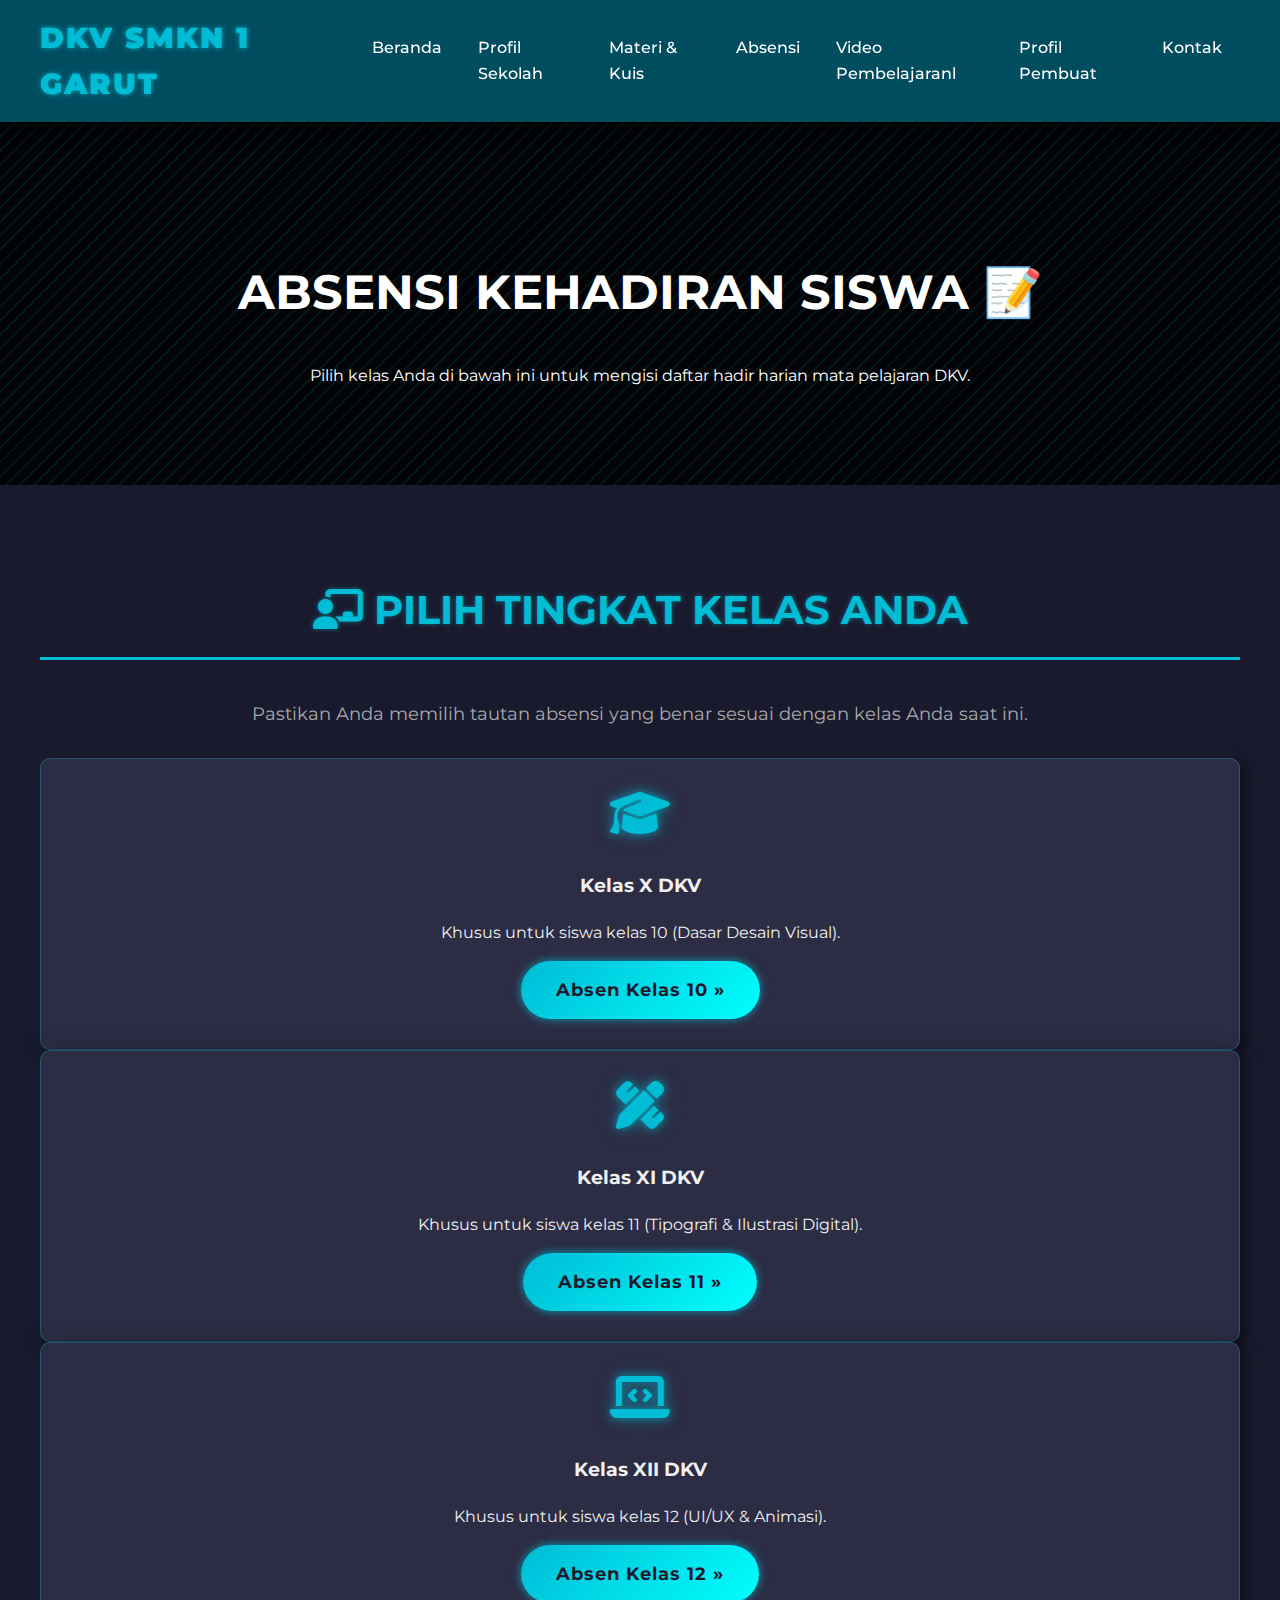
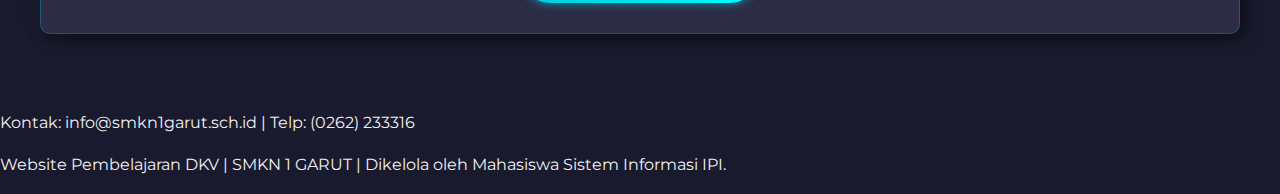
<file: absensi.html>
<!DOCTYPE html>
<html lang="id">
<head>
    <meta charset="UTF-8">
    <meta name="viewport" content="width=device-width, initial-scale=1.0">
    <title>Absensi Siswa DKV - SMKN 1 GARUT</title>
    <link href="https://fonts.googleapis.com/css2?family=Montserrat:wght@400;700;900&display=swap" rel="stylesheet">
    <link rel="stylesheet" href="style.css">
    <link rel="stylesheet" href="https://cdnjs.cloudflare.com/ajax/libs/font-awesome/6.5.2/css/all.min.css">
</head>
<body class="dkv-theme">

    <header>
        <div class="header-container">
            <div class="logo">
                DKV SMKN 1 GARUT
            </div>
            <nav>
                <ul>
                    <li><a href="index.html">Beranda</a></li>
                    <li><a href="profil.html">Profil Sekolah</a></li>
                    <li><a href="materi.html">Materi & Kuis</a></li>
                    <li><a href="absensi.html">Absensi</a></li> 
                    <li><a href="video.html">Video Pembelajaranl</a></li> <li><a href="tentang.html">Profil Pembuat</a></li>
                    <li><a href="kontak.html">Kontak</a></li>
                </ul>
            </nav>
    </header>

    <section class="banner-hero materi-hero">
        <div class="hero-content">
            <div class="hero-text">
                <h1>ABSENSI KEHADIRAN SISWA 📝</h1>
                <p class="subtitle">Pilih kelas Anda di bawah ini untuk mengisi daftar hadir harian mata pelajaran DKV.</p>
            </div>
        </div>
    </section>

    <main class="content-wrapper">

        <section class="content-section action-section">
            <h2 class="section-title"><i class="fas fa-chalkboard-user"></i> Pilih Tingkat Kelas Anda</h2>
            <p class="section-subtitle">Pastikan Anda memilih tautan absensi yang benar sesuai dengan kelas Anda saat ini.</p>

            <div class="grid-layout absensi-grid">
                
                <div class="card action-card minimal-card glow-on-hover">
                    <i class="fas fa-graduation-cap icon-big"></i>
                    <h3>Kelas X DKV</h3>
                    <p>Khusus untuk siswa kelas 10 (Dasar Desain Visual).</p>
                    <a href="https://forms.gle/EGeW35XoBBQ7HseAA" target="_blank" class="button-action primary-button">Absen Kelas 10 &raquo;</a>
                </div>

                <div class="card action-card minimal-card glow-on-hover">
                    <i class="fas fa-pencil-ruler icon-big"></i>
                    <h3>Kelas XI DKV</h3>
                    <p>Khusus untuk siswa kelas 11 (Tipografi & Ilustrasi Digital).</p>
                    <a href="https://forms.gle/Tyt2QEUg23pELQp28" target="_blank" class="button-action secondary-button">Absen Kelas 11 &raquo;</a>
                </div>

                <div class="card action-card minimal-card glow-on-hover">
                    <i class="fas fa-laptop-code icon-big"></i>
                    <h3>Kelas XII DKV</h3>
                    <p>Khusus untuk siswa kelas 12 (UI/UX & Animasi).</p>
                    <a href="https://forms.gle/oog41kYbWYh7NdQt7" target="_blank" class="button-action primary-button">Absen Kelas 12 &raquo;</a>
                </div>
            </div>
        </section>
        
    </main>

    <footer>
        <div class="footer-container">
            <p>Kontak: info@smkn1garut.sch.id | Telp: (0262) 233316</p>
            <p>Website Pembelajaran DKV | SMKN 1 GARUT | Dikelola oleh Mahasiswa Sistem Informasi IPI.</p>
        </div>
    </footer>

</body>
</html>
</file>
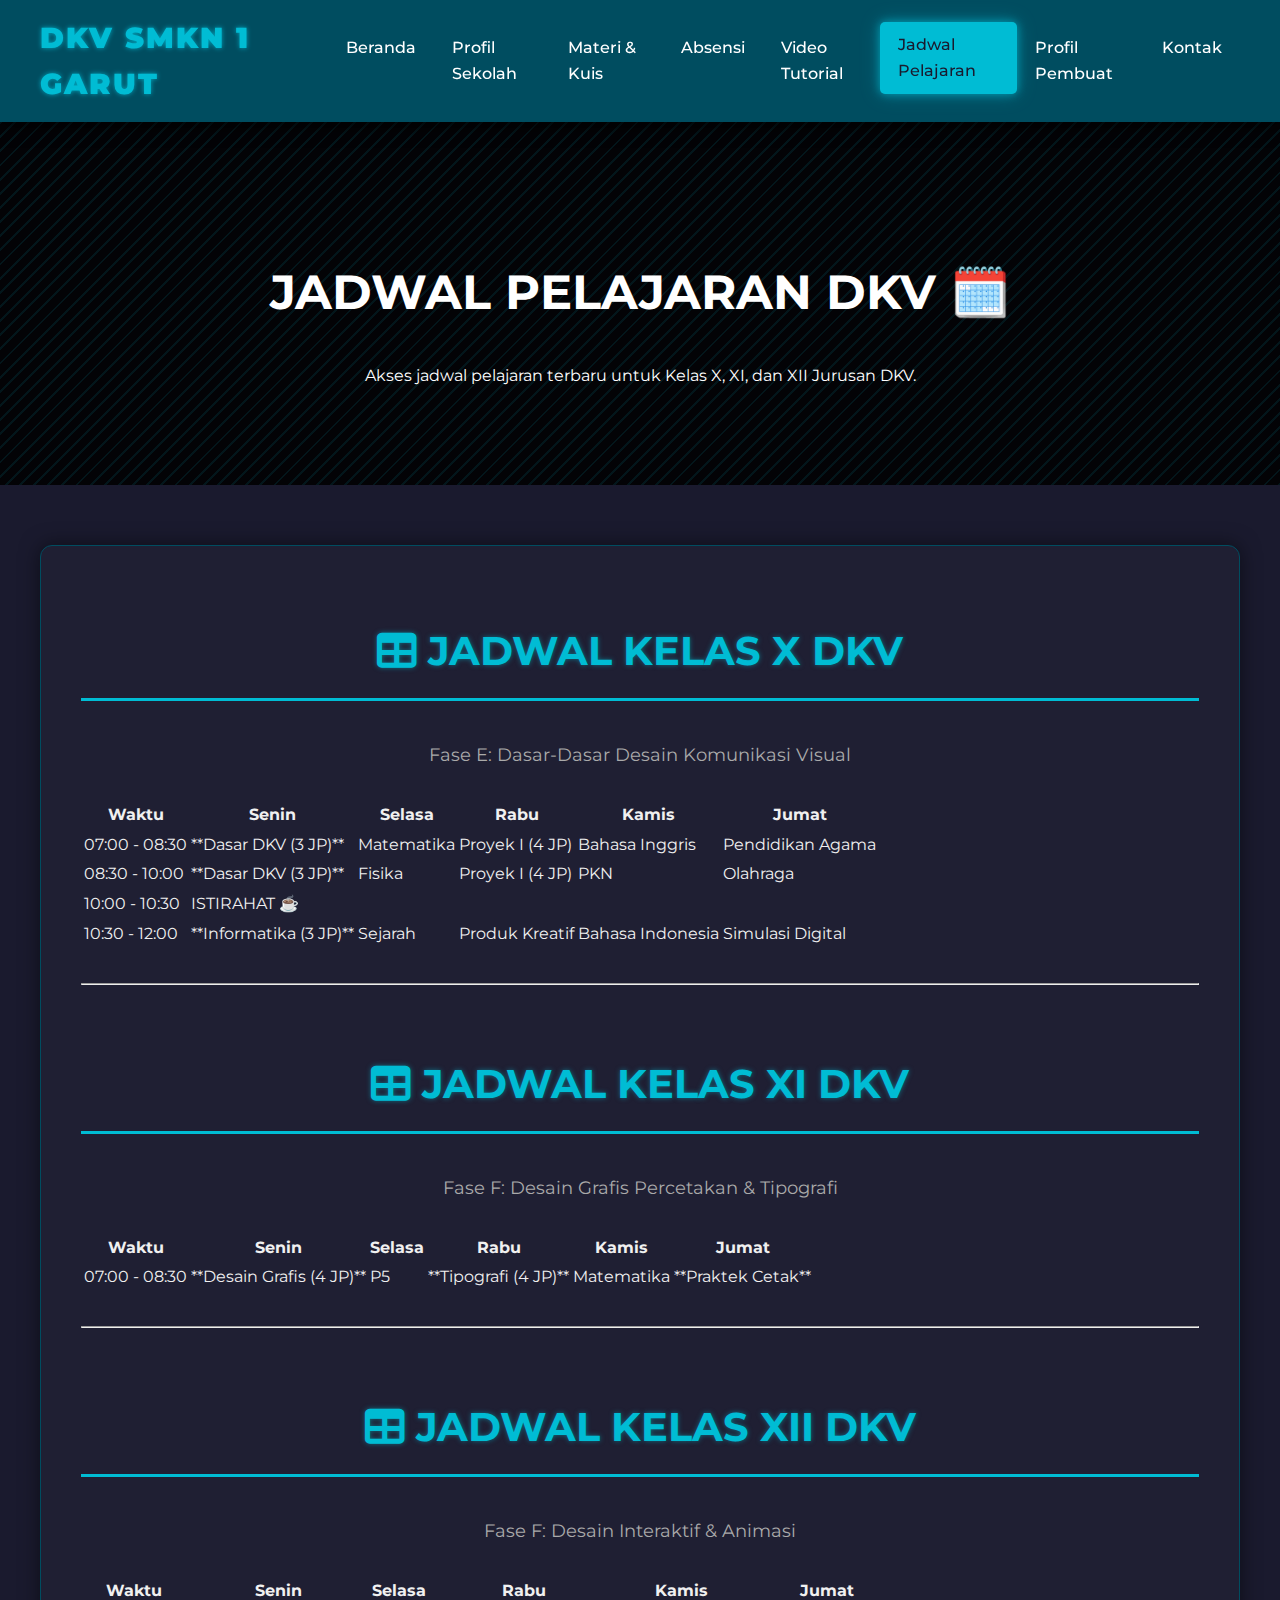
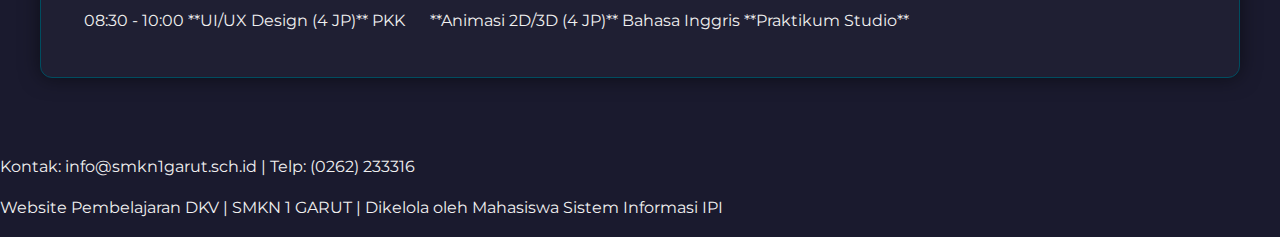
<file: jadwal.html>
<!DOCTYPE html>
<html lang="id">
<head>
    <meta charset="UTF-8">
    <meta name="viewport" content="width=device-width, initial-scale=1.0">
    <title>Jadwal Pelajaran DKV - SMKN 1 GARUT</title>
    <link href="https://fonts.googleapis.com/css2?family=Montserrat:wght@400;700;900&display=swap" rel="stylesheet">
    <link rel="stylesheet" href="style.css">
    <link rel="stylesheet" href="https://cdnjs.cloudflare.com/ajax/libs/font-awesome/6.5.2/css/all.min.css">
</head>
<body class="dkv-theme">

    <header>
        <div class="header-container">
            <div class="logo">
                DKV SMKN 1 GARUT
            </div>
            <nav>
                <ul>
                    <li><a href="index.html">Beranda</a></li>
                    <li><a href="profil.html">Profil Sekolah</a></li>
                    <li><a href="materi.html">Materi & Kuis</a></li>
                    <li><a href="absensi.html">Absensi</a></li> 
                    <li><a href="video.html">Video Tutorial</a></li>
                    <li><a href="jadwal.html" class="active">Jadwal Pelajaran</a></li> <li><a href="tentang.html">Profil Pembuat</a></li>
                    <li><a href="kontak.html">Kontak</a></li>
                </ul>
            </nav>
    </header>

    <section class="banner-hero materi-hero">
        <div class="hero-content">
            <div class="hero-text">
                <h1>JADWAL PELAJARAN DKV 🗓️</h1>
                <p class="subtitle">Akses jadwal pelajaran terbaru untuk Kelas X, XI, dan XII Jurusan DKV.</p>
            </div>
        </div>
    </section>

    <main class="content-wrapper">

        <section class="content-section secondary-bg">
            <h2 class="section-title"><i class="fas fa-table"></i> Jadwal Kelas X DKV</h2>
            <p class="section-subtitle">Fase E: Dasar-Dasar Desain Komunikasi Visual</p>
            
            <div class="table-responsive">
                <table class="schedule-table">
                    <thead>
                        <tr>
                            <th>Waktu</th>
                            <th>Senin</th>
                            <th>Selasa</th>
                            <th>Rabu</th>
                            <th>Kamis</th>
                            <th>Jumat</th>
                        </tr>
                    </thead>
                    <tbody>
                        <tr>
                            <td>07:00 - 08:30</td>
                            <td>**Dasar DKV (3 JP)**</td>
                            <td>Matematika</td>
                            <td>Proyek I (4 JP)</td>
                            <td>Bahasa Inggris</td>
                            <td>Pendidikan Agama</td>
                        </tr>
                        <tr>
                            <td>08:30 - 10:00</td>
                            <td>**Dasar DKV (3 JP)**</td>
                            <td>Fisika</td>
                            <td>Proyek I (4 JP)</td>
                            <td>PKN</td>
                            <td>Olahraga</td>
                        </tr>
                         <tr>
                            <td>10:00 - 10:30</td>
                            <td colspan="5" class="break-time">ISTIRAHAT ☕</td>
                        </tr>
                         <tr>
                            <td>10:30 - 12:00</td>
                            <td>**Informatika (3 JP)**</td>
                            <td>Sejarah</td>
                            <td>Produk Kreatif</td>
                            <td>Bahasa Indonesia</td>
                            <td>Simulasi Digital</td>
                        </tr>
                        </tbody>
                </table>
            </div>
            
            <br><hr><br>

            <h2 class="section-title"><i class="fas fa-table"></i> Jadwal Kelas XI DKV</h2>
            <p class="section-subtitle">Fase F: Desain Grafis Percetakan & Tipografi</p>
            
            <div class="table-responsive">
                <table class="schedule-table">
                    <thead>
                        <tr>
                            <th>Waktu</th>
                            <th>Senin</th>
                            <th>Selasa</th>
                            <th>Rabu</th>
                            <th>Kamis</th>
                            <th>Jumat</th>
                        </tr>
                    </thead>
                    <tbody>
                        <tr>
                            <td>07:00 - 08:30</td>
                            <td>**Desain Grafis (4 JP)**</td>
                            <td>P5</td>
                            <td>**Tipografi (4 JP)**</td>
                            <td>Matematika</td>
                            <td>**Praktek Cetak**</td>
                        </tr>
                        </tbody>
                </table>
            </div>

            <br><hr><br>
            
            <h2 class="section-title"><i class="fas fa-table"></i> Jadwal Kelas XII DKV</h2>
            <p class="section-subtitle">Fase F: Desain Interaktif & Animasi</p>
            
            <div class="table-responsive">
                <table class="schedule-table">
                    <thead>
                        <tr>
                            <th>Waktu</th>
                            <th>Senin</th>
                            <th>Selasa</th>
                            <th>Rabu</th>
                            <th>Kamis</th>
                            <th>Jumat</th>
                        </tr>
                    </thead>
                    <tbody>
                        <tr>
                            <td>08:30 - 10:00</td>
                            <td>**UI/UX Design (4 JP)**</td>
                            <td>PKK</td>
                            <td>**Animasi 2D/3D (4 JP)**</td>
                            <td>Bahasa Inggris</td>
                            <td>**Praktikum Studio**</td>
                        </tr>
                        </tbody>
                </table>
            </div>

        </section>
        
    </main>

    <footer>
        <div class="footer-container">
            <p>Kontak: info@smkn1garut.sch.id | Telp: (0262) 233316</p>
            <p>Website Pembelajaran DKV | SMKN 1 GARUT | Dikelola oleh Mahasiswa Sistem Informasi IPI
</file>
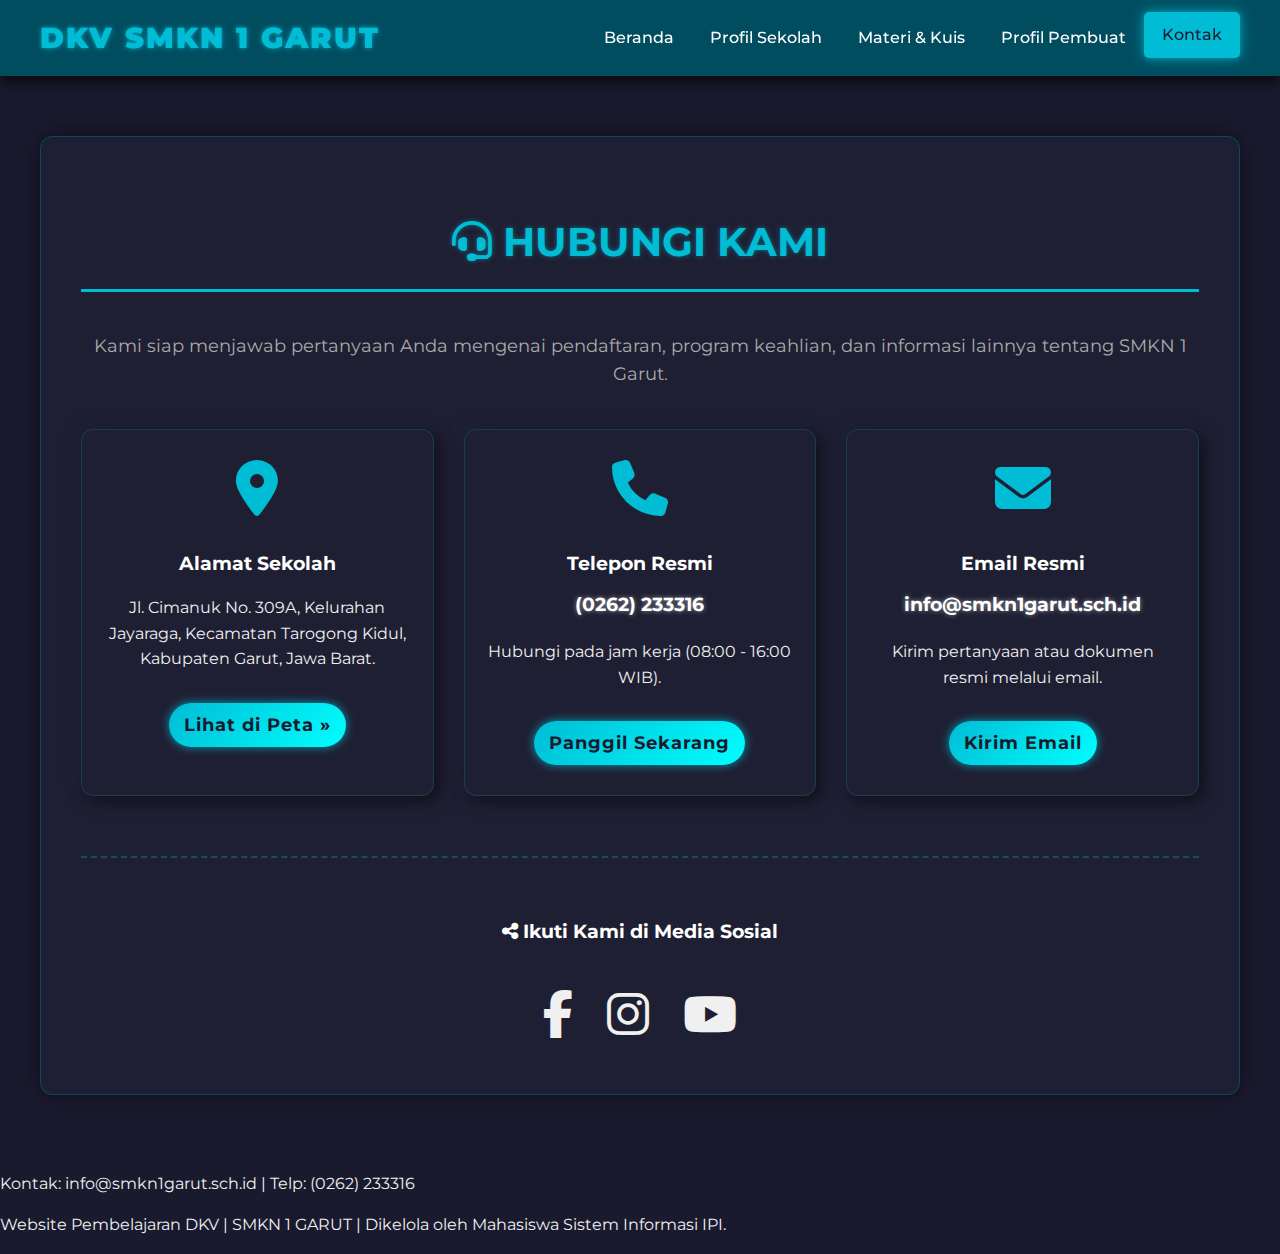
<file: kontak.html>
<!DOCTYPE html>
<html lang="id">
<head>
    <meta charset="UTF-8">
    <meta name="viewport" content="width=device-width, initial-scale=1.0">
    <title>Kontak Kami - SMKN 1 GARUT DKV</title>
    <link href="https://fonts.googleapis.com/css2?family=Montserrat:wght@400;700;900&display=swap" rel="stylesheet">
    <link rel="stylesheet" href="style.css">
    <link rel="stylesheet" href="https://cdnjs.cloudflare.com/ajax/libs/font-awesome/6.5.2/css/all.min.css">
</head>
<body class="dkv-theme">

    <header>
        <div class="header-container">
            <div class="logo">
                DKV SMKN 1 GARUT
            </div>
            <nav>
                <ul>
                    <li><a href="index.html">Beranda</a></li>
                    <li><a href="profil.html">Profil Sekolah</a></li>
                    <li><a href="materi.html">Materi & Kuis</a></li>
                    <li><a href="tentang.html">Profil Pembuat</a></li>
                    <li><a href="#" class="active">Kontak</a></li> 
                </ul>
            </nav>
        </div>
    </header>

    <main class="content-wrapper">

        <section class="content-section secondary-bg contact-detail">
            <h2 class="section-title"><i class="fas fa-headset"></i> Hubungi Kami</h2>
            <p class="section-subtitle">Kami siap menjawab pertanyaan Anda mengenai pendaftaran, program keahlian, dan informasi lainnya tentang SMKN 1 Garut.</p>
            
            <div class="grid-layout contact-grid">
                
                <div class="card contact-card glow-on-hover">
                    <i class="fas fa-map-marker-alt icon-big"></i>
                    <h3>Alamat Sekolah</h3>
                    <p>Jl. Cimanuk No. 309A, Kelurahan Jayaraga, Kecamatan Tarogong Kidul, Kabupaten Garut, Jawa Barat.</p>
                    <a href="https://maps.google.com/?cid=817210281757783106&g_mp=Cidnb29nbGUubWFwcy5wbGFjZXMudjEuUGxhY2VzLlNlYXJjaFRleHQ" target="_blank" class="button-link primary-button small-button">Lihat di Peta »</a>
                </div>

                <div class="card contact-card glow-on-hover">
                    <i class="fas fa-phone icon-big"></i>
                    <h3>Telepon Resmi</h3>
                    <p class="contact-info">(0262) 233316</p>
                    <p>Hubungi pada jam kerja (08:00 - 16:00 WIB).</p>
                    <a href="tel:+62262233316" class="button-link secondary-button small-button">Panggil Sekarang</a>
                </div>

                <div class="card contact-card glow-on-hover">
                    <i class="fas fa-envelope icon-big"></i>
                    <h3>Email Resmi</h3>
                    <p class="contact-info">info@smkn1garut.sch.id</p>
                    <p>Kirim pertanyaan atau dokumen resmi melalui email.</p>
                    <a href="mailto:info@smkn1garut.sch.id" class="button-link secondary-button small-button">Kirim Email</a>
                </div>
            </div>

            <div class="social-contact-section">
                <h3><i class="fas fa-share-alt"></i> Ikuti Kami di Media Sosial</h3>
                <div class="social-links large-icons">
                    <a href="https://web.facebook.com/SmkNegeri1Garut/" target="_blank" title="Facebook SMKN 1 Garut"><i class="fab fa-facebook-f"></i></a>
                    <a href="https://www.instagram.com/smkn1garut_official/" target="_blank" title="Instagram SMKN 1 Garut"><i class="fab fa-instagram"></i></a>
                    <a href="https://www.youtube.com/@SMKN1GARUTTV" target="_blank" title="YouTube SMKN 1 Garut"><i class="fab fa-youtube"></i></a>
                </div>
            </div>

        </section>
    </main>

    <footer>
        <div class="footer-container">
            <p>Kontak: info@smkn1garut.sch.id | Telp: (0262) 233316</p>
            <p>Website Pembelajaran DKV | SMKN 1 GARUT | Dikelola oleh Mahasiswa Sistem Informasi IPI.</p>
        </div>
    </footer>

</body>

</html>
</file>
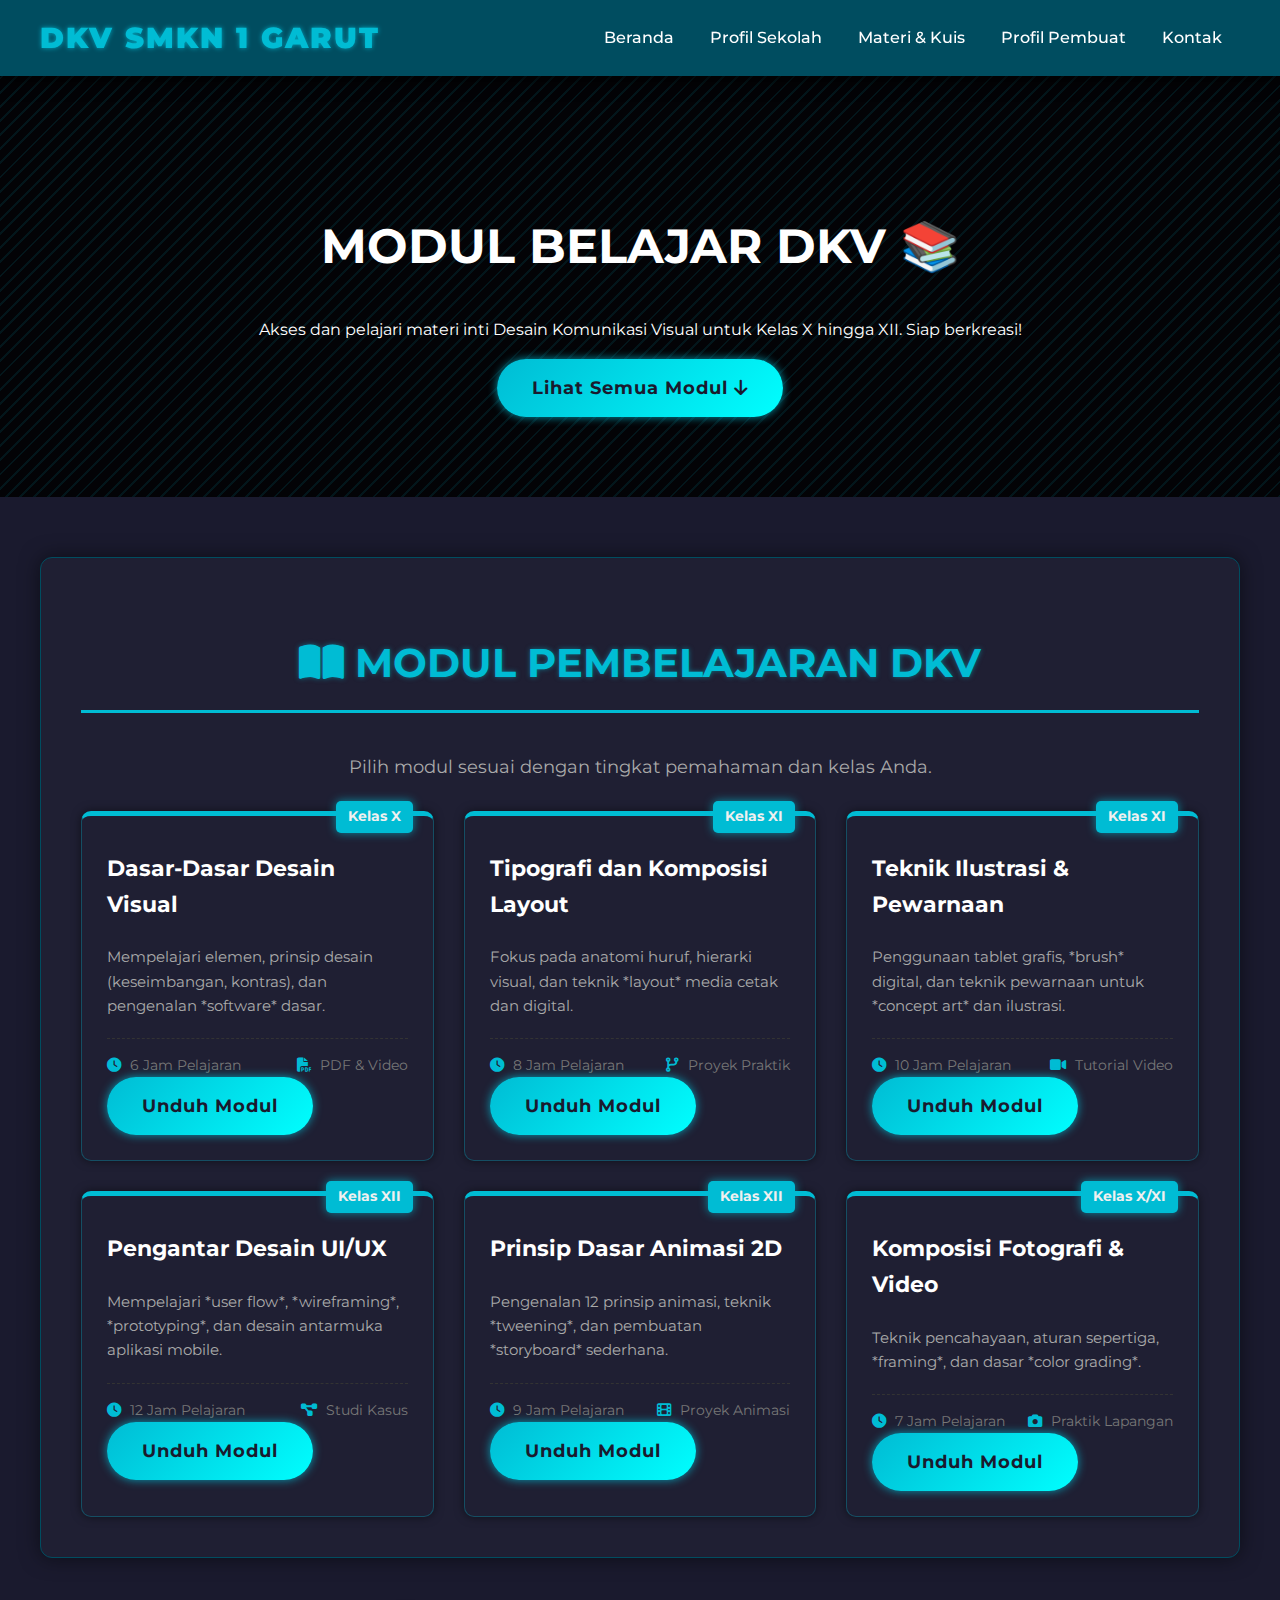
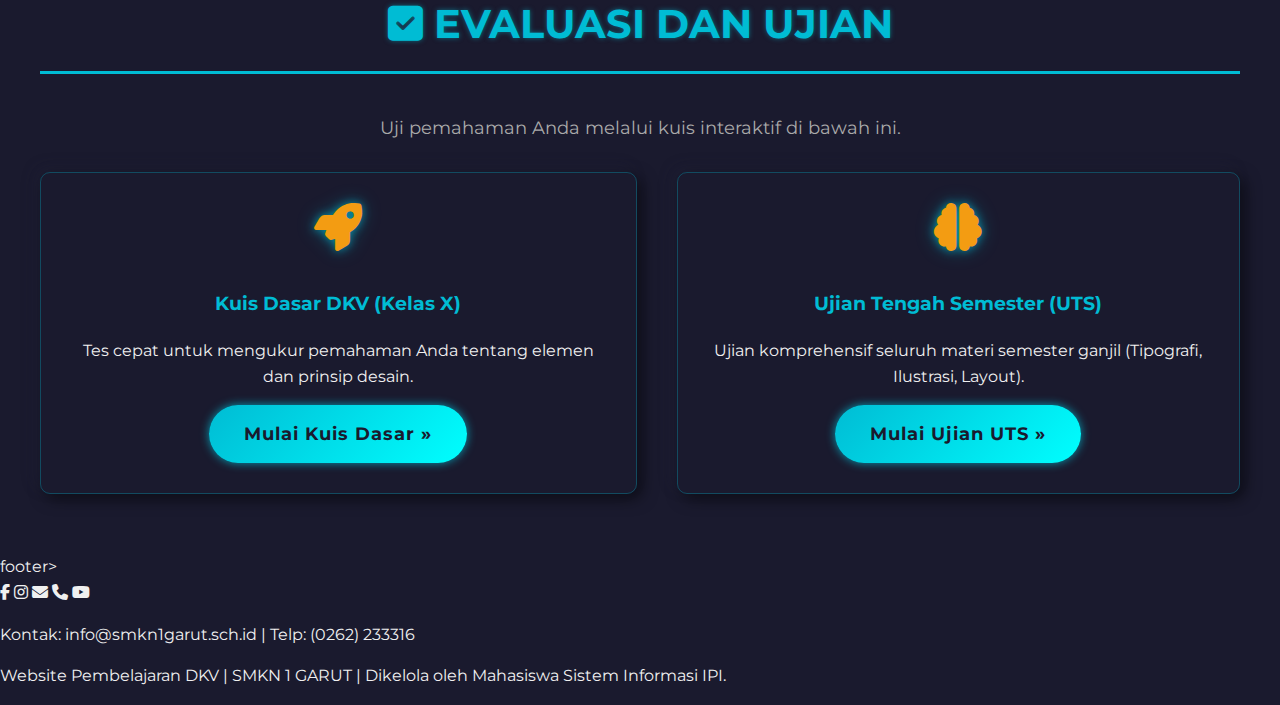
<file: materi.html>
<!DOCTYPE html>
<html lang="id">
<head>
    <meta charset="UTF-8">
    <meta name="viewport" content="width=device-width, initial-scale=1.0">
    <title>Materi & Kuis - DKV SMKN 1 GARUT</title>
    <link href="https://fonts.googleapis.com/css2?family=Montserrat:wght@400;700;900&display=swap" rel="stylesheet">
    <link rel="stylesheet" href="style.css">
    <link rel="stylesheet" href="https://cdnjs.cloudflare.com/ajax/libs/font-awesome/6.5.2/css/all.min.css">
</head>
<body class="dkv-theme">

    <header>
        <div class="header-container">
            <div class="logo">
                DKV SMKN 1 GARUT
            </div>
            <nav>
                <ul>
                    <li><a href="index.html">Beranda</a></li>
                    <li><a href="profil.html">Profil Sekolah</a></li>
                    <li><a href="materi.html">Materi & Kuis</a></li>
                    <li><a href="tentang.html">Profil Pembuat</a></li>
                    <li><a href="kontak.html">Kontak</a></li> 
                </ul>
            </nav>
        </div>
    </header>

    <section class="banner-hero materi-hero">
        <div class="hero-content">
            <div class="hero-text">
                <h1>MODUL BELAJAR DKV 📚</h1>
                <p class="subtitle">Akses dan pelajari materi inti Desain Komunikasi Visual untuk Kelas X hingga XII. Siap berkreasi!</p>
                <a href="#materi-list" class="button-link primary-button glow-on-hover">Lihat Semua Modul <i class="fas fa-arrow-down"></i></a>
            </div>
        </div>
    </section>

    <main class="content-wrapper">

        <section id="materi-list" class="content-section secondary-bg">
            <h2 class="section-title"><i class="fas fa-book-open"></i> Modul Pembelajaran DKV</h2>
            <p class="section-subtitle">Pilih modul sesuai dengan tingkat pemahaman dan kelas Anda.</p>

            <div class="grid-layout materi-grid">
                
                <div class="card materi-card glow-on-hover">
                    <span class="materi-tag class-tag">Kelas X</span>
                    <h3>Dasar-Dasar Desain Visual</h3>
                    <p>Mempelajari elemen, prinsip desain (keseimbangan, kontras), dan pengenalan *software* dasar.</p>
                    <div class="materi-meta">
                        <span class="meta-item"><i class="fas fa-clock"></i> 6 Jam Pelajaran</span>
                        <span class="meta-item"><i class="fas fa-file-pdf"></i> PDF & Video</span>
                    </div>
                    <a href="modul/modul-dasar-desain.pdf" class="button-link secondary-button small-button" download>Unduh Modul</a>
                </div>

                <div class="card materi-card glow-on-hover">
                    <span class="materi-tag class-tag">Kelas XI</span>
                    <h3>Tipografi dan Komposisi Layout</h3>
                    <p>Fokus pada anatomi huruf, hierarki visual, dan teknik *layout* media cetak dan digital.</p>
                    <div class="materi-meta">
                        <span class="meta-item"><i class="fas fa-clock"></i> 8 Jam Pelajaran</span>
                        <span class="meta-item"><i class="fas fa-code-branch"></i> Proyek Praktik</span>
                    </div>
                    <a href="modul/modul-tipografi.pdf" class="button-link secondary-button small-button" download>Unduh Modul</a>
                </div>

                <div class="card materi-card glow-on-hover">
                    <span class="materi-tag class-tag">Kelas XI</span>
                    <h3>Teknik Ilustrasi & Pewarnaan</h3>
                    <p>Penggunaan tablet grafis, *brush* digital, dan teknik pewarnaan untuk *concept art* dan ilustrasi.</p>
                    <div class="materi-meta">
                        <span class="meta-item"><i class="fas fa-clock"></i> 10 Jam Pelajaran</span>
                        <span class="meta-item"><i class="fas fa-video"></i> Tutorial Video</span>
                    </div>
                    <a href="modul/modul-ilustrasi.pdf" class="button-link secondary-button small-button" download>Unduh Modul</a>
                </div>

                <div class="card materi-card glow-on-hover">
                    <span class="materi-tag class-tag">Kelas XII</span>
                    <h3>Pengantar Desain UI/UX</h3>
                    <p>Mempelajari *user flow*, *wireframing*, *prototyping*, dan desain antarmuka aplikasi mobile.</p>
                    <div class="materi-meta">
                        <span class="meta-item"><i class="fas fa-clock"></i> 12 Jam Pelajaran</span>
                        <span class="meta-item"><i class="fas fa-project-diagram"></i> Studi Kasus</span>
                    </div>
                    <a href="modul/modul-ui-ux.pdf" class="button-link secondary-button small-button" download>Unduh Modul</a>
                </div>

                <div class="card materi-card glow-on-hover">
                    <span class="materi-tag class-tag">Kelas XII</span>
                    <h3>Prinsip Dasar Animasi 2D</h3>
                    <p>Pengenalan 12 prinsip animasi, teknik *tweening*, dan pembuatan *storyboard* sederhana.</p>
                    <div class="materi-meta">
                        <span class="meta-item"><i class="fas fa-clock"></i> 9 Jam Pelajaran</span>
                        <span class="meta-item"><i class="fas fa-film"></i> Proyek Animasi</span>
                    </div>
                    <a href="modul/modul-animasi.pdf" class="button-link secondary-button small-button" download>Unduh Modul</a>
                </div>

                <div class="card materi-card glow-on-hover">
                    <span class="materi-tag class-tag">Kelas X/XI</span>
                    <h3>Komposisi Fotografi & Video</h3>
                    <p>Teknik pencahayaan, aturan sepertiga, *framing*, dan dasar *color grading*.</p>
                    <div class="materi-meta">
                        <span class="meta-item"><i class="fas fa-clock"></i> 7 Jam Pelajaran</span>
                        <span class="meta-item"><i class="fas fa-camera"></i> Praktik Lapangan</span>
                    </div>
                    <a href="modul/modul-fotografi.pdf" class="button-link secondary-button small-button" download>Unduh Modul</a>
                </div>

            </div>
        </section>
        
        <section class="content-section action-section">
            <h2 class="section-title"><i class="fas fa-check-square"></i> Evaluasi dan Ujian</h2>
            <p class="section-subtitle">Uji pemahaman Anda melalui kuis interaktif di bawah ini.</p>

            <div class="grid-layout kuis-grid">
                
                <div class="card action-card kuis-card minimal-card">
                    <i class="fas fa-rocket icon-big"></i>
                    <h3>Kuis Dasar DKV (Kelas X)</h3>
                    <p>Tes cepat untuk mengukur pemahaman Anda tentang elemen dan prinsip desain.</p>
                    <a href="kuis-dasar.html" class="button-action primary-button">Mulai Kuis Dasar &raquo;</a>
                </div>

                <div class="card action-card kuis-card minimal-card">
                    <i class="fas fa-brain icon-big"></i>
                    <h3>Ujian Tengah Semester (UTS)</h3>
                    <p>Ujian komprehensif seluruh materi semester ganjil (Tipografi, Ilustrasi, Layout).</p>
                    <a href="kuis-uts.html" class="button-action secondary-button">Mulai Ujian UTS &raquo;</a>
                </div>
            </div>
        </section>
        
    </main>

   footer>
        <div class="footer-container">
            <div class="social-media">
                <a href="https://web.facebook.com/SmkNegeri1Garut/" target="_blank" title="Facebook SMKN 1 Garut"><i class="fab fa-facebook-f"></i></a>
                <a href="https://www.instagram.com/smkn1garut_official/" target="_blank" title="Instagram SMKN 1 Garut"><i class="fab fa-instagram"></i></a>
                <a href="mailto:info@smkn1garut.sch.id" title="Email SMKN 1 Garut"><i class="fas fa-envelope"></i></a>
                <a href="tel:+62262233316" title="Telepon SMKN 1 Garut"><i class="fas fa-phone"></i></a>
                <a href="https://www.youtube.com/@SMKN1GARUTTV" target="_blank" title="YouTube SMKN 1 Garut"><i class="fab fa-youtube"></i></a>
            </div>
            <p>Kontak: info@smkn1garut.sch.id | Telp: (0262) 233316</p>
            <p>Website Pembelajaran DKV | SMKN 1 GARUT | Dikelola oleh Mahasiswa Sistem Informasi IPI.</p>
        </div>
    </footer>


</body>
</html>
</file>
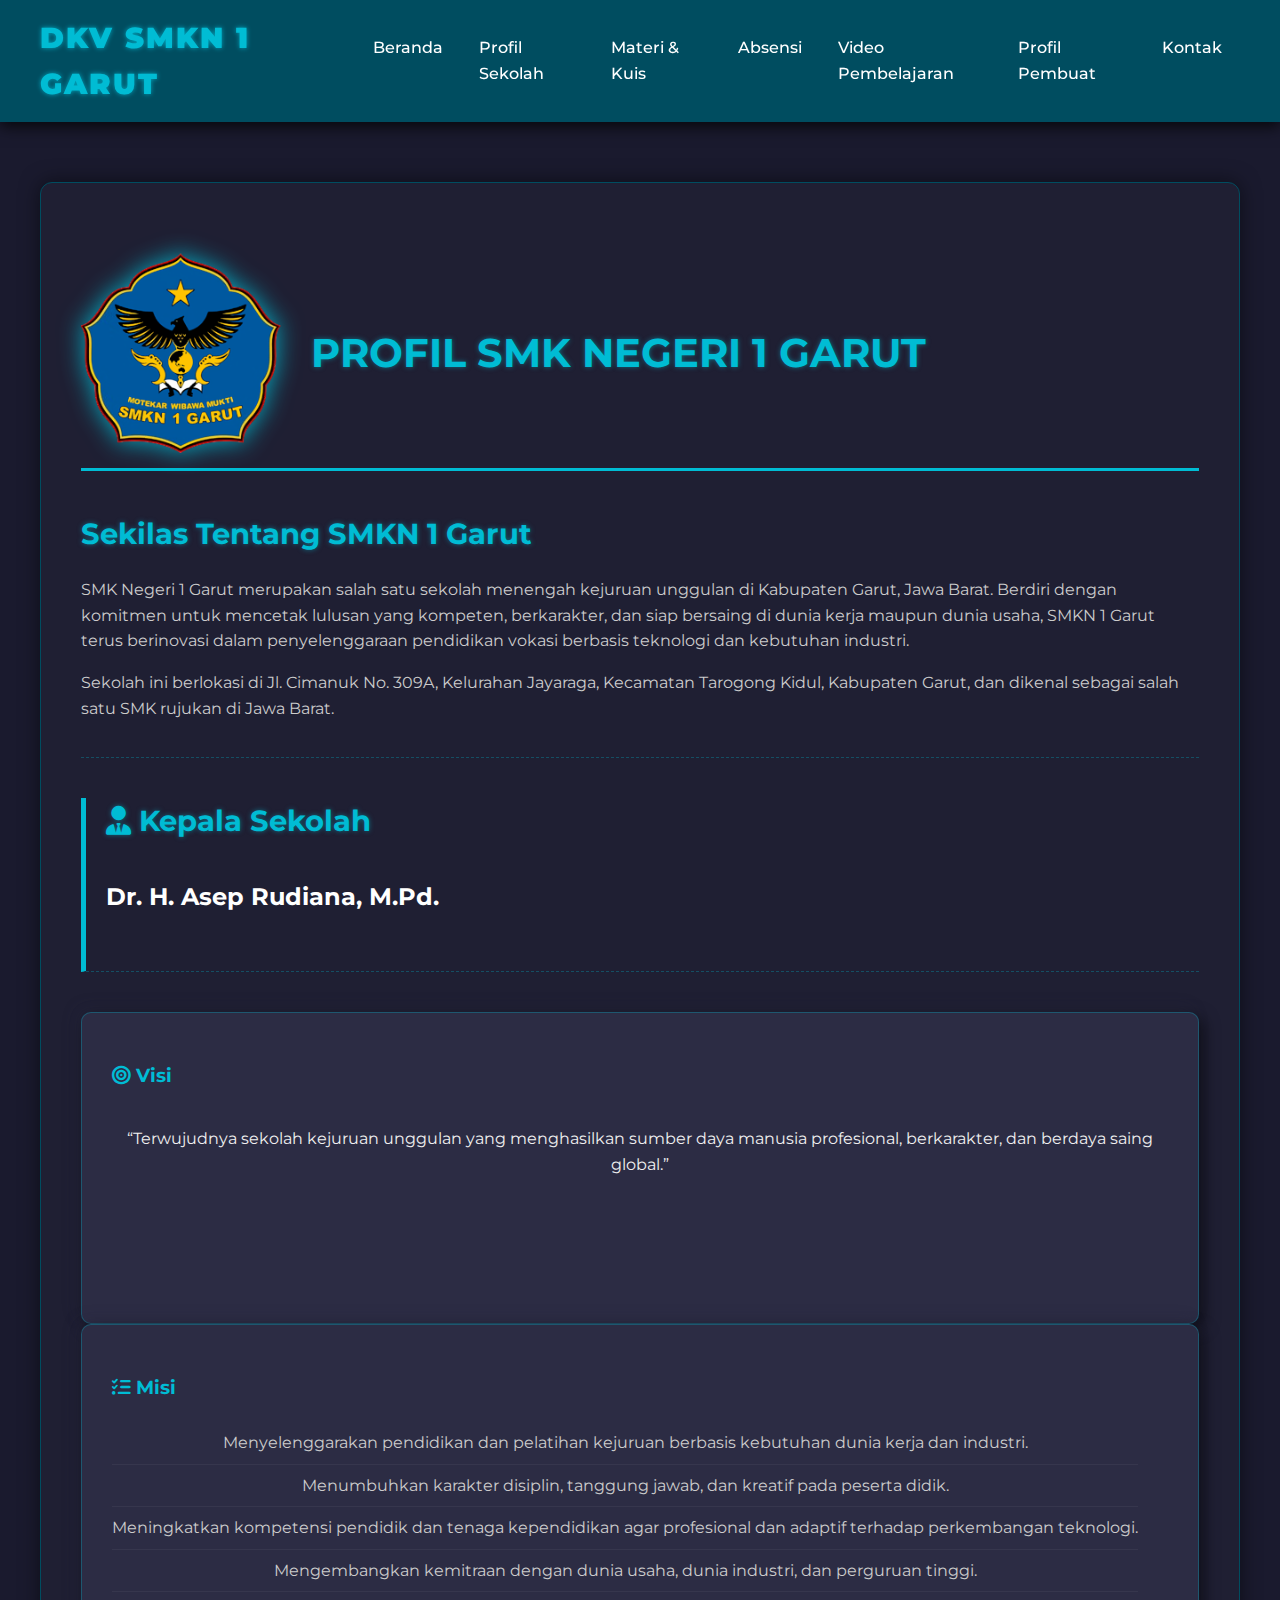
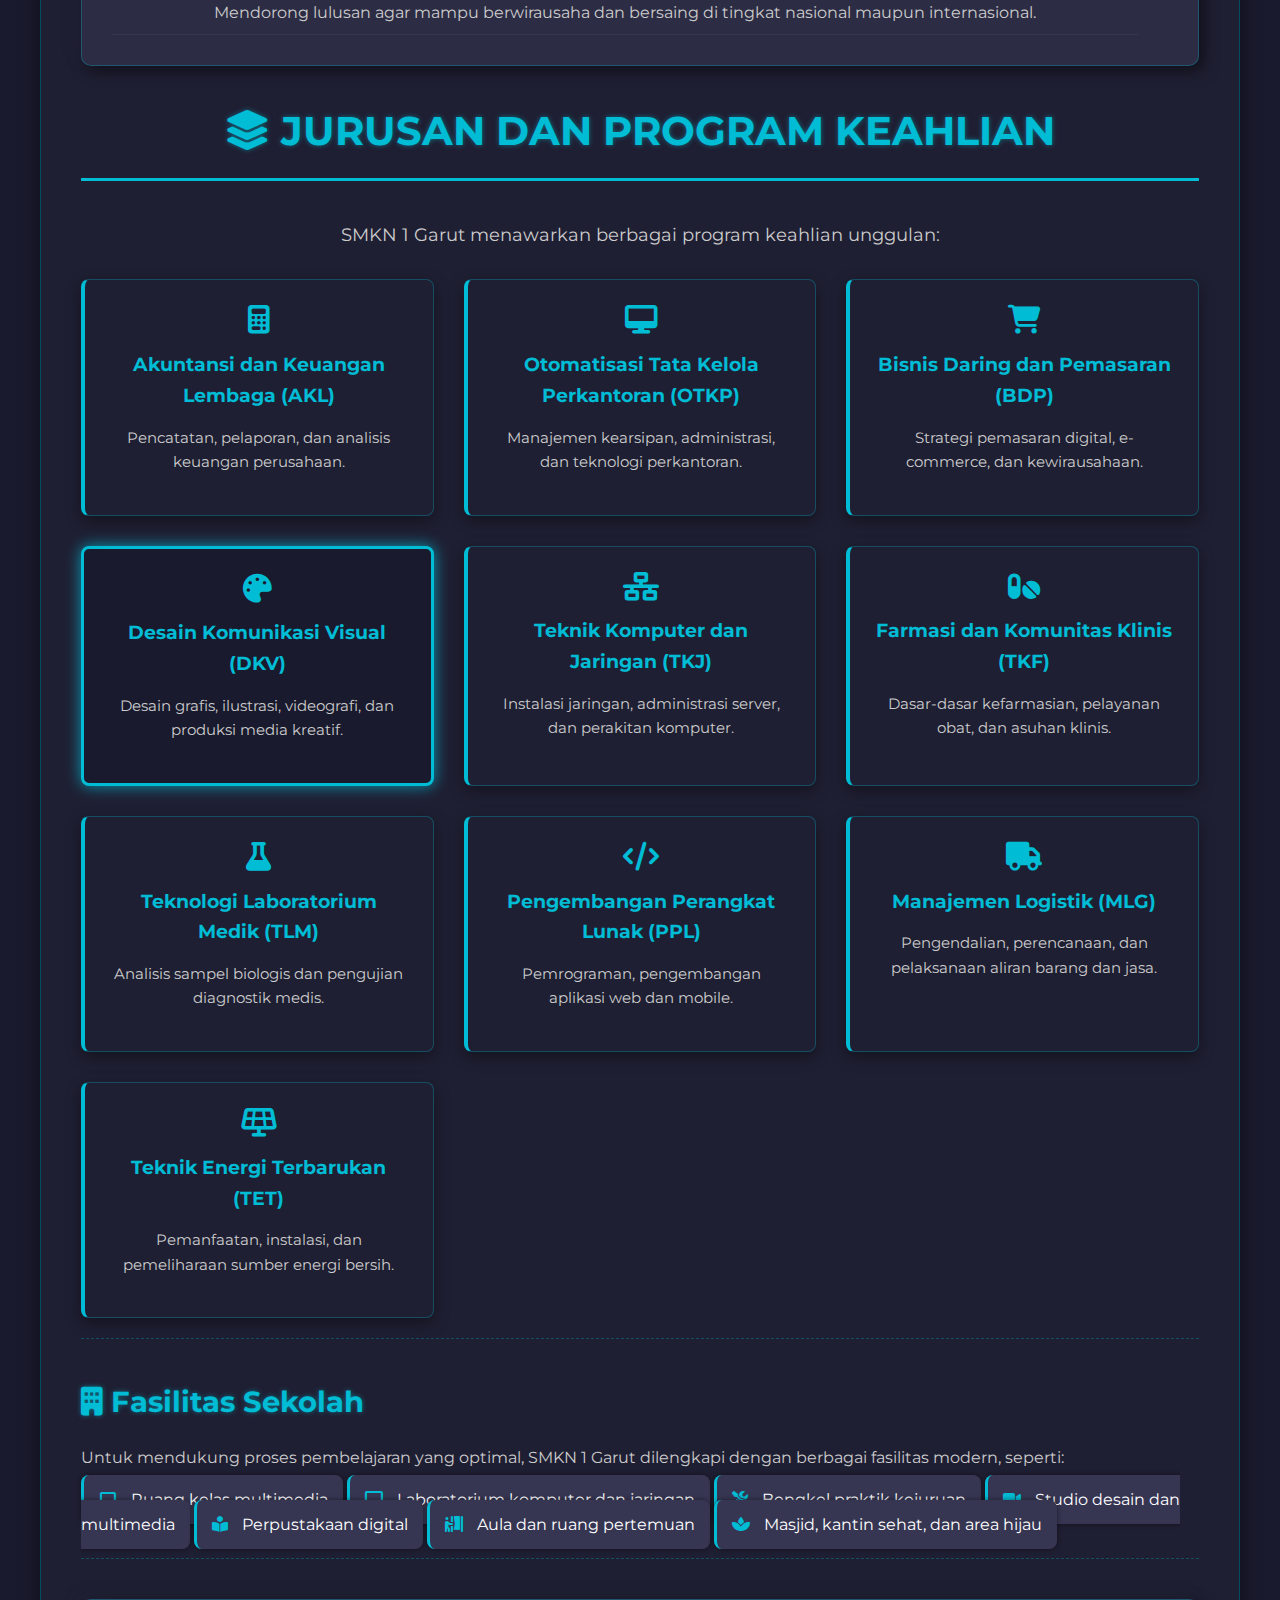
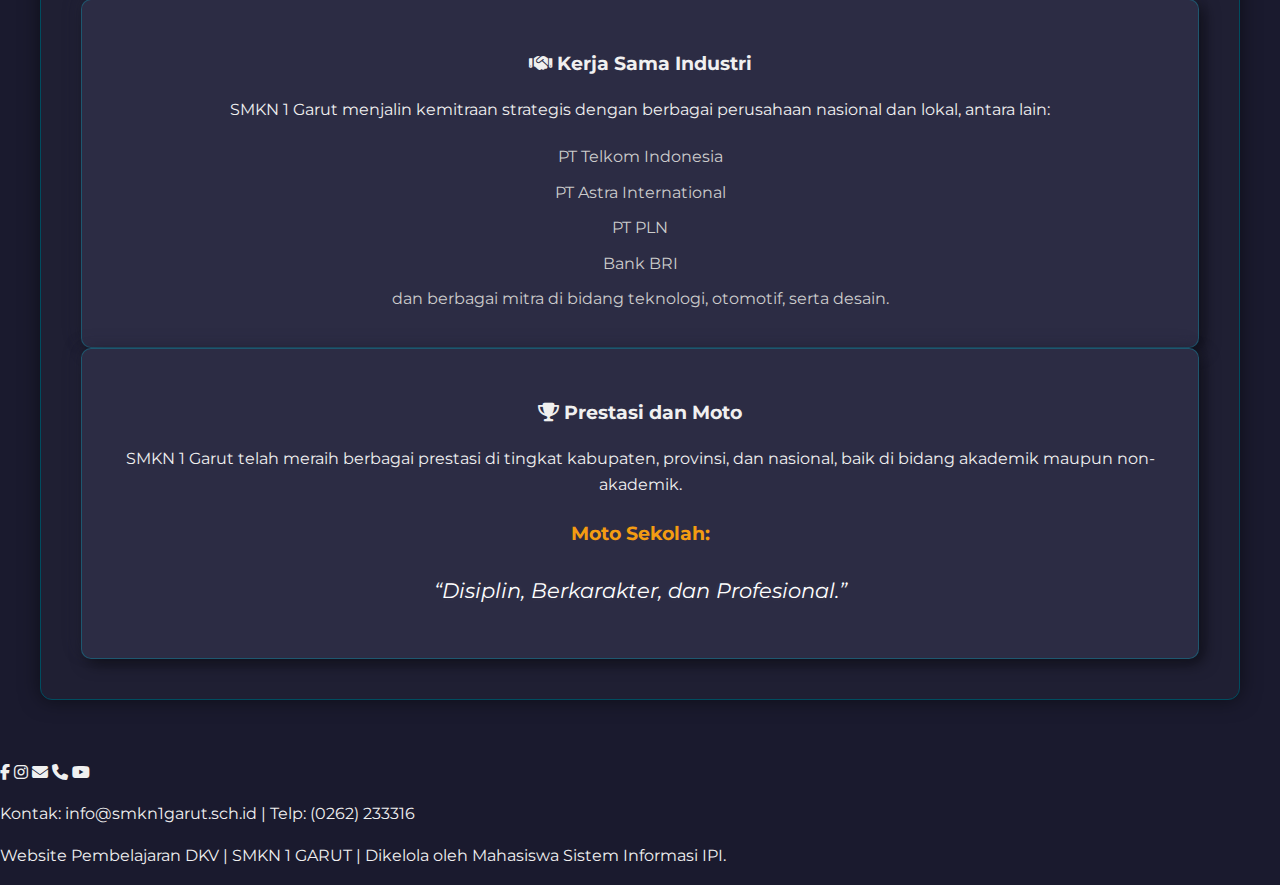
<file: profil.html>
<!DOCTYPE html>
<html lang="id">
<head>
    <meta charset="UTF-8">
    <meta name="viewport" content="width=device-width, initial-scale=1.0">
    <title>Profil Sekolah - SMKN 1 GARUT DKV</title>
    <link href="https://fonts.googleapis.com/css2?family=Montserrat:wght@400;700;900&display=swap" rel="stylesheet">
    <link rel="stylesheet" href="style.css">
    <link rel="stylesheet" href="https://cdnjs.cloudflare.com/ajax/libs/font-awesome/6.5.2/css/all.min.css">
</head>
<body class="dkv-theme">

    <header>
        <div class="header-container">
            <div class="logo">
                DKV SMKN 1 GARUT
            </div>
            <nav>
                <ul>
                    <li><a href="index.html">Beranda</a></li>
                    <li><a href="profil.html">Profil Sekolah</a></li>
                    <li><a href="materi.html">Materi & Kuis</a></li>
                    <li><a href="absensi.html">Absensi</a></li> 
                    <li><a href="video.html">Video Pembelajaran</a></li> <li><a href="tentang.html">Profil Pembuat</a></li>
                    <li><a href="kontak.html">Kontak</a></li>
                </ul>
            </nav>
        </div>
    </header>

    <main class="content-wrapper">
        <section class="content-section secondary-bg profile-detail">
            
            <h2 class="section-title logo-title-container">
                <img src="logo_smkn_1_garut-removebg-preview_waifu2x_art_noise2.png" alt="Logo SMKN 1 Garut Transparan" class="profile-logo">
                Profil SMK Negeri 1 Garut
            </h2>
            
            <div class="profile-card-section">
                <h3>Sekilas Tentang SMKN 1 Garut</h3>
                <p>SMK Negeri 1 Garut merupakan salah satu sekolah menengah kejuruan unggulan di Kabupaten Garut, Jawa Barat. Berdiri dengan komitmen untuk mencetak lulusan yang kompeten, berkarakter, dan siap bersaing di dunia kerja maupun dunia usaha, SMKN 1 Garut terus berinovasi dalam penyelenggaraan pendidikan vokasi berbasis teknologi dan kebutuhan industri.</p>
                <p>Sekolah ini berlokasi di Jl. Cimanuk No. 309A, Kelurahan Jayaraga, Kecamatan Tarogong Kidul, Kabupaten Garut, dan dikenal sebagai salah satu SMK rujukan di Jawa Barat.</p>
            </div>

            <div class="profile-card-section headmaster">
                <h3><i class="fas fa-user-tie"></i> Kepala Sekolah</h3>
                <p class="headmaster-name">Dr. H. Asep Rudiana, M.Pd.</p>
            </div>

            <div class="grid-layout vision-mission-grid">
                <div class="card profile-vision">
                    <h3><i class="fas fa-bullseye"></i> Visi</h3>
                    <p>“Terwujudnya sekolah kejuruan unggulan yang menghasilkan sumber daya manusia profesional, berkarakter, dan berdaya saing global.”</p>
                </div>
                
                <div class="card profile-mission">
                    <h3><i class="fas fa-list-check"></i> Misi</h3>
                    <ul class="clean-list">
                        <li>Menyelenggarakan pendidikan dan pelatihan kejuruan berbasis kebutuhan dunia kerja dan industri.</li>
                        <li>Menumbuhkan karakter disiplin, tanggung jawab, dan kreatif pada peserta didik.</li>
                        <li>Meningkatkan kompetensi pendidik dan tenaga kependidikan agar profesional dan adaptif terhadap perkembangan teknologi.</li>
                        <li>Mengembangkan kemitraan dengan dunia usaha, dunia industri, dan perguruan tinggi.</li>
                        <li>Mendorong lulusan agar mampu berwirausaha dan bersaing di tingkat nasional maupun internasional.</li>
                    </ul>
                </div>
            </div>

            <div class="profile-card-section">
                <h2 class="section-title"><i class="fas fa-layer-group"></i> Jurusan dan Program Keahlian</h2>
                <p class="section-subtitle">SMKN 1 Garut menawarkan berbagai program keahlian unggulan:</p>
                
                <div class="grid-layout program-keahlian-grid">
                    
                    <div class="card jurusan-card glow-on-hover">
                        <i class="fas fa-calculator icon-medium"></i>
                        <h3>Akuntansi dan Keuangan Lembaga (AKL)</h3>
                        <p>Pencatatan, pelaporan, dan analisis keuangan perusahaan.</p>
                    </div>

                    <div class="card jurusan-card glow-on-hover">
                        <i class="fas fa-desktop icon-medium"></i>
                        <h3>Otomatisasi Tata Kelola Perkantoran (OTKP)</h3>
                        <p>Manajemen kearsipan, administrasi, dan teknologi perkantoran.</p>
                    </div>
                    
                    <div class="card jurusan-card glow-on-hover">
                        <i class="fas fa-shopping-cart icon-medium"></i>
                        <h3>Bisnis Daring dan Pemasaran (BDP)</h3>
                        <p>Strategi pemasaran digital, e-commerce, dan kewirausahaan.</p>
                    </div>

                    <div class="card jurusan-card glow-on-hover active-dkv">
                        <i class="fas fa-palette icon-medium"></i>
                        <h3>Desain Komunikasi Visual (DKV)</h3>
                        <p>Desain grafis, ilustrasi, videografi, dan produksi media kreatif.</p>
                    </div>

                    <div class="card jurusan-card glow-on-hover">
                        <i class="fas fa-network-wired icon-medium"></i>
                        <h3>Teknik Komputer dan Jaringan (TKJ)</h3>
                        <p>Instalasi jaringan, administrasi server, dan perakitan komputer.</p>
                    </div>

                    <div class="card jurusan-card glow-on-hover">
                        <i class="fas fa-pills icon-medium"></i>
                        <h3>Farmasi dan Komunitas Klinis (TKF)</h3>
                        <p>Dasar-dasar kefarmasian, pelayanan obat, dan asuhan klinis.</p>
                    </div>

                    <div class="card jurusan-card glow-on-hover">
                        <i class="fas fa-flask icon-medium"></i>
                        <h3>Teknologi Laboratorium Medik (TLM)</h3>
                        <p>Analisis sampel biologis dan pengujian diagnostik medis.</p>
                    </div>

                    <div class="card jurusan-card glow-on-hover">
                        <i class="fas fa-code icon-medium"></i>
                        <h3>Pengembangan Perangkat Lunak (PPL)</h3>
                        <p>Pemrograman, pengembangan aplikasi web dan mobile.</p>
                    </div>
                    
                    <div class="card jurusan-card glow-on-hover">
                        <i class="fas fa-truck icon-medium"></i>
                        <h3>Manajemen Logistik (MLG)</h3>
                        <p>Pengendalian, perencanaan, dan pelaksanaan aliran barang dan jasa.</p>
                    </div>

                    <div class="card jurusan-card glow-on-hover">
                        <i class="fas fa-solar-panel icon-medium"></i>
                        <h3>Teknik Energi Terbarukan (TET)</h3>
                        <p>Pemanfaatan, instalasi, dan pemeliharaan sumber energi bersih.</p>
                    </div>
                </div>
            </div>

            <div class="profile-card-section">
                <h3><i class="fas fa-building"></i> Fasilitas Sekolah</h3>
                <p>Untuk mendukung proses pembelajaran yang optimal, SMKN 1 Garut dilengkapi dengan berbagai fasilitas modern, seperti:</p>
                <div class="grid-layout facility-grid">
                    <span class="facility-item"><i class="fas fa-chalkboard"></i> Ruang kelas multimedia</span>
                    <span class="facility-item"><i class="fas fa-desktop"></i> Laboratorium komputer dan jaringan</span>
                    <span class="facility-item"><i class="fas fa-tools"></i> Bengkel praktik kejuruan</span>
                    <span class="facility-item"><i class="fas fa-video"></i> Studio desain dan multimedia</span>
                    <span class="facility-item"><i class="fas fa-book-reader"></i> Perpustakaan digital</span>
                    <span class="facility-item"><i class="fas fa-person-booth"></i> Aula dan ruang pertemuan</span>
                    <span class="facility-item"><i class="fas fa-spa"></i> Masjid, kantin sehat, dan area hijau</span>
                </div>
            </div>

            <div class="grid-layout partnership-grid">
                <div class="card">
                    <h3><i class="fas fa-handshake"></i> Kerja Sama Industri</h3>
                    <p>SMKN 1 Garut menjalin kemitraan strategis dengan berbagai perusahaan nasional dan lokal, antara lain:</p>
                    <ul class="clean-list partner-list">
                        <li>PT Telkom Indonesia</li>
                        <li>PT Astra International</li>
                        <li>PT PLN</li>
                        <li>Bank BRI</li>
                        <li>dan berbagai mitra di bidang teknologi, otomotif, serta desain.</li>
                    </ul>
                </div>
                <div class="card">
                    <h3><i class="fas fa-trophy"></i> Prestasi dan Moto</h3>
                    <p>SMKN 1 Garut telah meraih berbagai prestasi di tingkat kabupaten, provinsi, dan nasional, baik di bidang akademik maupun non-akademik.</p>
                    <h4 class="moto-text">Moto Sekolah:</h4>
                    <p class="moto-quote">“Disiplin, Berkarakter, dan Profesional.”</p>
                </div>
            </div>
            
        </section>
    </main>

   <footer>
        <div class="footer-container">
            <div class="social-media">
                <a href="https://web.facebook.com/SmkNegeri1Garut/" target="_blank" title="Facebook SMKN 1 Garut"><i class="fab fa-facebook-f"></i></a>
                <a href="https://www.instagram.com/smkn1garut_official/" target="_blank" title="Instagram SMKN 1 Garut"><i class="fab fa-instagram"></i></a>
                <a href="mailto:info@smkn1garut.sch.id" title="Email SMKN 1 Garut"><i class="fas fa-envelope"></i></a>
                <a href="tel:+62262233316" title="Telepon SMKN 1 Garut"><i class="fas fa-phone"></i></a>
                <a href="https://www.youtube.com/@SMKN1GARUTTV" target="_blank" title="YouTube SMKN 1 Garut"><i class="fab fa-youtube"></i></a>
            </div>
            <p>Kontak: info@smkn1garut.sch.id | Telp: (0262) 233316</p>
            <p>Website Pembelajaran DKV | SMKN 1 GARUT | Dikelola oleh Mahasiswa Sistem Informasi IPI.</p>
        </div>
    </footer>

</body>
</html>
</file>
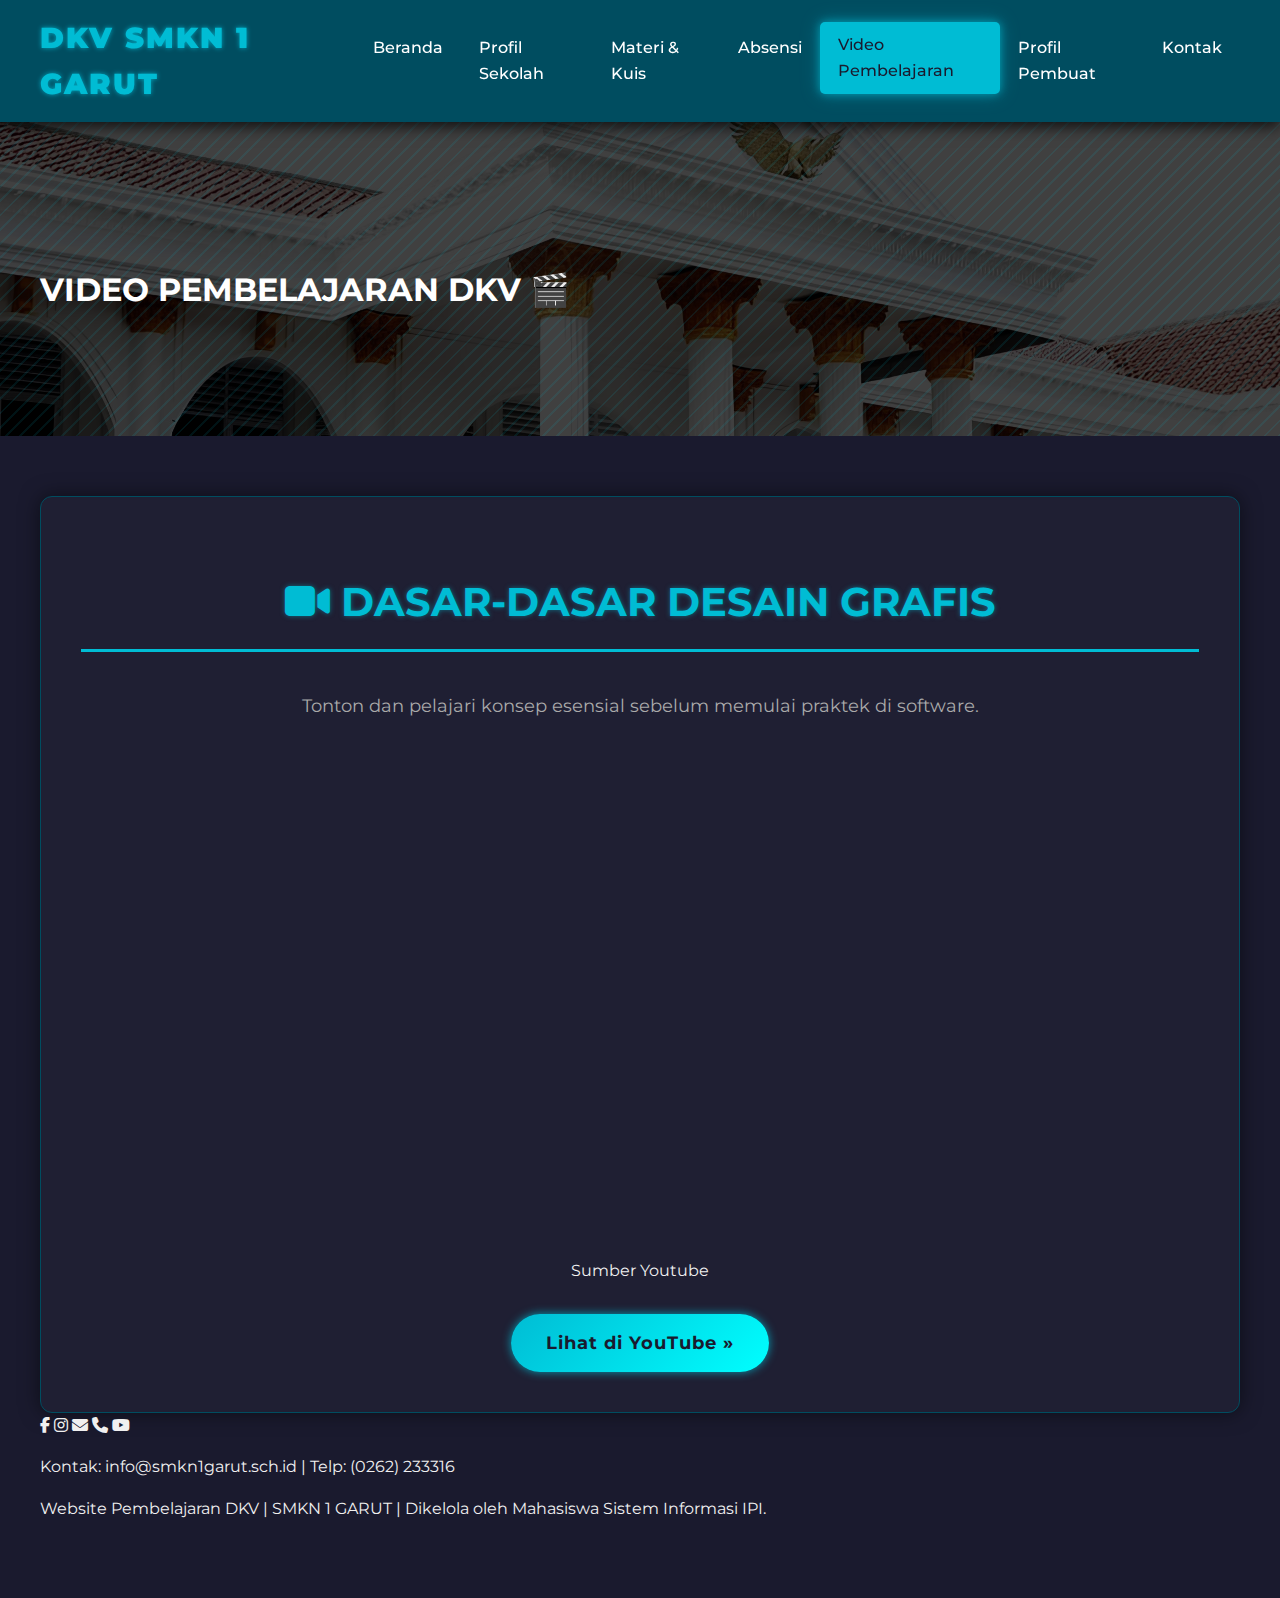
<file: video.html>
<!DOCTYPE html>
<html lang="id">
<head>
    <meta charset="UTF-8">
    <meta name="viewport" content="width=device-width, initial-scale=1.0">
    <title>Video Pembelajaran - DKV SMKN 1 GARUT</title>
    <link href="https://fonts.googleapis.com/css2?family=Montserrat:wght@400;700;900&display=swap" rel="stylesheet">
    <link rel="stylesheet" href="style.css">
    <link rel="stylesheet" href="https://cdnjs.cloudflare.com/ajax/libs/font-awesome/6.5.2/css/all.min.css">
</head>
<body class="dkv-theme">

    <header>
        <div class="header-container">
            <div class="logo">
                DKV SMKN 1 GARUT
            </div>
            <nav>
                <ul>
                    <li><a href="index.html">Beranda</a></li>
                    <li><a href="profil.html">Profil Sekolah</a></li>
                    <li><a href="materi.html">Materi & Kuis</a></li>
                    <li><a href="absensi.html">Absensi</a></li> 
                    <li><a href="video.html" class="active">Video Pembelajaran</a></li>
                    <li><a href="tentang.html">Profil Pembuat</a></li>
                    <li><a href="kontak.html">Kontak</a></li>
                </ul>
            </nav>
        </div>
    </header>

    <section class="banner-hero">
        <div class="hero-content" style="text-align: center;">
            <div class="hero-text">
                <h1>VIDEO PEMBELAJARAN DKV 🎬</h1>
            </div>
        </div>
    </section>

    <main class="content-wrapper">

        <section class="content-section secondary-bg">
            <h2 class="section-title"><i class="fas fa-video"></i> Dasar-Dasar Desain Grafis</h2>
            <p class="section-subtitle">Tonton dan pelajari konsep esensial sebelum memulai praktek di software.</p>
            
            <div class="video-container glow-on-hover">
                <iframe 
                    width="100%" 
                    height="480" 
                    src="https://www.youtube.com/embed/QUdn0NvX6cY" 
                    frameborder="0" 
                    allow="accelerometer; autoplay; clipboard-write; encrypted-media; gyroscope; picture-in-picture" 
                    allowfullscreen>
                </iframe>
            </div>

            <p style="margin-top: 20px; text-align: center;">Sumber Youtube</p>
            
            <div style="text-align: center; margin-top: 30px;">
                <a href="https://youtu.be/QUdn0NvX6cY" target="_blank" class="button-link primary-button">Lihat di YouTube &raquo;</a>
            </div>

        </section>

    <footer>
        <div class="footer-container">
            <div class="social-media">
                <a href="https://web.facebook.com/SmkNegeri1Garut/" target="_blank" title="Facebook SMKN 1 Garut"><i class="fab fa-facebook-f"></i></a>
                <a href="https://www.instagram.com/smkn1garut_official/" target="_blank" title="Instagram SMKN 1 Garut"><i class="fab fa-instagram"></i></a>
                <a href="mailto:info@smkn1garut.sch.id" title="Email SMKN 1 Garut"><i class="fas fa-envelope"></i></a>
                <a href="tel:+62262233316" title="Telepon SMKN 1 Garut"><i class="fas fa-phone"></i></a>
                <a href="https://www.youtube.com/@SMKN1GARUTTV" target="_blank" title="YouTube SMKN 1 Garut"><i class="fab fa-youtube"></i></a>
            </div>
            <p>Kontak: info@smkn1garut.sch.id | Telp: (0262) 233316</p>
            <p>Website Pembelajaran DKV | SMKN 1 GARUT | Dikelola oleh Mahasiswa Sistem Informasi IPI.</p>
        </div>
    </footer>

</body>
</html>
</file>
<file: style.css>
/*
======================================================
  DKV THEME: DARK MODE | CYBERPUNK/GEOMETRIC ACCENTS
======================================================
*/

/* --- Pengaturan Global dan Reset --- */
body {
    font-family: 'Montserrat', sans-serif; 
    margin: 0;
    padding: 0;
    background-color: #1a1a2e; /* Latar belakang sangat gelap (Dark Mode) */
    color: #f0f0f0; /* Teks terang */
    line-height: 1.6;
}

a {
    text-decoration: none;
    color: inherit;
}

/* --- Variabel Warna (Biru Laut Neon) --- */
:root {
    --primary-color: #00BCD4; /* Biru Laut Terang/Cyan (Aksen Neon) */
    --secondary-color: #004d60; /* Biru Laut Tua/Dasar */
    --text-dark: #1a1a2e;
    --text-light: #ffffff;
    --card-bg: #2c2c44; /* Warna Card lebih gelap dari background */
    --shadow-neon: 0 0 10px rgba(0, 188, 212, 0.7), 0 0 20px rgba(0, 188, 212, 0.3);
    --shadow-card: 5px 5px 15px rgba(0, 0, 0, 0.5), -5px -5px 15px rgba(44, 44, 68, 0.2);
}

/* --- Header dan Navigasi --- */
header {
    background-color: var(--secondary-color); 
    color: var(--text-light);
    box-shadow: 0 4px 15px rgba(0, 0, 0, 0.8); 
    position: sticky; 
    top: 0;
    z-index: 1000;
}

.header-container {
    max-width: 1200px;
    margin: 0 auto;
    padding: 15px 20px; 
    display: flex;
    justify-content: space-between;
    align-items: center;
}

.logo {
    font-size: 1.8em; 
    font-weight: 900; 
    letter-spacing: 2px;
    color: var(--primary-color);
    text-shadow: 0 0 5px rgba(0, 188, 212, 0.8);
}

nav ul {
    list-style: none;
    margin: 0;
    padding: 0;
    display: flex;
}

nav ul li a {
    color: var(--text-light);
    padding: 10px 18px;
    display: block;
    border-radius: 5px;
    transition: background-color 0.3s, color 0.3s, text-shadow 0.3s;
    font-weight: 500;
}

nav ul li a:hover,
nav ul li a.active {
    background-color: var(--primary-color); 
    color: var(--text-dark);
    text-shadow: none;
    transform: translateY(-3px);
    box-shadow: var(--shadow-neon);
}

/* --- Banner / Hero Section (Background Gambar) --- */
.banner-hero {
    /* Panggil gambar sebagai background */
    background-image: url('garut-A.jpg'); 
    background-size: cover; 
    background-position: center; 
    background-attachment: fixed; 
    background-color: #1a1a2e; 
    
    padding: 120px 20px 100px; 
    text-align: left;
    color: var(--text-light);
    position: relative;
    overflow: hidden;
}

/* Pseudo-element ::before sebagai Dark Overlay (lapisan gelap transparan) */
.banner-hero::before {
    content: '';
    position: absolute;
    top: 0;
    left: 0;
    width: 100%;
    height: 100%;
    /* Nilai opacity 0.75 membuat gambar terlihat gelap */
    background: rgba(0, 0, 0, 0.75); 
    z-index: 1;
}

/* Pseudo-element ::after untuk Neon Pattern DKV (garis-garis) */
.banner-hero::after {
    content: '';
    position: absolute;
    top: 0;
    left: 0;
    width: 100%;
    height: 100%;
    /* Pattern DKV: Garis diagonal neon */
    background: repeating-linear-gradient(
        -45deg,
        rgba(0, 188, 212, 0.1),
        rgba(0, 188, 212, 0.1) 2px,
        transparent 2px,
        transparent 10px
    );
    z-index: 2; 
}

.hero-content {
    max-width: 1200px;
    margin: 0 auto;
    display: flex;
    align-items: center;
    justify-content: space-between;
    gap: 50px; 
    position: relative;
    z-index: 3; /* Pastikan Teks dan Foto Guru berada di atas Background */
}
/* ... (lanjutan styling hero content) ... */
/* Info Tags */
.tag {
    background: var(--primary-color);
    color: var(--text-dark);
    font-weight: 700;
    border-radius: 3px; /* Kotak tegas */
    padding: 6px 10px;
    box-shadow: var(--shadow-neon);
    text-shadow: none;
}
.dosen-tag {
    background-color: #f39c12; /* Warna Tag Dosen (Orange Neon) */
    box-shadow: 0 0 10px rgba(243, 156, 18, 0.7), 0 0 20px rgba(243, 156, 18, 0.3);
    color: var(--text-dark);
}

/* --- Konten Utama --- */
.content-wrapper {
    max-width: 1200px;
    margin: 0 auto;
    padding: 60px 20px;
}

.section-title {
    color: var(--primary-color);
    border-bottom: 3px solid var(--primary-color);
    padding-bottom: 15px;
    margin-bottom: 40px;
    font-size: 2.5em;
    font-weight: 700;
    text-align: center;
    text-transform: uppercase;
    text-shadow: 0 0 5px rgba(0, 188, 212, 0.5);
}

.section-subtitle {
    text-align: center;
    margin-bottom: 30px;
    font-size: 1.1em;
    color: #aaa;
}

.secondary-bg {
    background-color: #1f1f33; /* Latar belakang section berbeda */
    border-radius: 12px;
    padding: 40px;
    box-shadow: 0 0 20px rgba(0, 0, 0, 0.5);
    border: 1px solid var(--secondary-color);
}

/* Kartu DKV yang sangat modern */
.card {
    background-color: var(--card-bg);
    padding: 30px;
    border-radius: 10px;
    box-shadow: var(--shadow-card); /* Shadow DKV */
    transition: all 0.4s ease;
    border: 1px solid rgba(0, 188, 212, 0.3); /* Border halus neon */
    text-align: center;
}

.card:hover {
    transform: scale(1.05); /* Zoom in */
    box-shadow: 0 0 25px var(--primary-color); /* Glow neon kuat saat hover */
    background-color: #363653; /* Sedikit terang saat hover */
}

.icon-big {
    font-size: 3em;
    color: var(--primary-color);
    margin-bottom: 15px;
    text-shadow: var(--shadow-neon);
}

/* Kartu Profil Pembuat */
.profile-card {
    background: var(--secondary-color);
    color: var(--text-light);
    border: 1px solid var(--primary-color);
}

.profile-card:hover {
    box-shadow: 0 0 30px var(--primary-color);
}

.profile-img {
    border: 5px solid var(--primary-color);
    border-radius: 50%;
}

.profile-card h3 {
    color: var(--primary-color);
    text-shadow: var(--shadow-neon);
}

.profile-card p, .profile-card .role {
    color: #ccc;
}


/* Styling Tombol Aksi (Neon Gradient) */
.button-link, .button-action {
    background: linear-gradient(135deg, var(--primary-color) 0%, #00ffff 100%); /* Gradien sangat terang */
    color: var(--text-dark); /* Teks gelap di atas neon */
    padding: 15px 35px;
    border-radius: 50px; 
    font-weight: 700;
    font-size: 1.1em;
    display: inline-block;
    transition: all 0.3s;
    box-shadow: 0 0 10px rgba(0, 188, 212, 0.8);
    letter-spacing: 1px;
    border: none;
}

.button-link:hover, .button

/* --- Tambahan Styling untuk Halaman Profil Sekolah (profil.html) --- */

.profile-detail {
    padding: 50px;
}

.profile-card-section {
    margin-bottom: 40px;
    padding-bottom: 20px;
    /* Garis pemisah neon putus-putus */
    border-bottom: 1px dashed rgba(0, 188, 212, 0.3);
}

.profile-card-section h3 {
    font-size: 1.8em;
    color: var(--primary-color);
    margin-bottom: 20px;
    /* Efek neon halus pada subjudul */
    text-shadow: 0 0 5px rgba(0, 188, 212, 0.5);
}

.profile-card-section p, .clean-list li {
    color: #ccc; /* Teks abu-abu terang */
}

/* Styling Kepala Sekolah */
.headmaster {
    border-left: 5px solid var(--primary-color);
    padding-left: 20px;
}
.headmaster .headmaster-name {
    font-size: 1.5em;
    font-weight: 700;
    color: #fff;
    padding: 10px 0;
}

/* Visi Misi Grid */
.vision-mission-grid .card {
    min-height: 250px;
    display: flex;
    flex-direction: column;
    align-items: flex-start;
}
.vision-mission-grid .card h3 {
    color: var(--primary-color);
    text-align: left;
}

/* List Styling (Misi, Kontak, Partner) */
.clean-list {
    list-style: none;
    padding: 0;
    margin: 0;
}
.clean-list li {
    padding: 8px 0;
    border-bottom: 1px solid rgba(255, 255, 255, 0.05);
    transition: color 0.3s;
}
.clean-list li:hover {
    color: var(--primary-color);
}

/* Kompetensi Keahlian Tags */
.competence-grid {
    display: flex;
    flex-wrap: wrap;
    gap: 15px;
    justify-content: center;
}
.competence-tag {
    background-color: var(--card-bg);
    color: #fff;
    padding: 10px 15px;
    border-radius: 5px;
    font-weight: 600;
    transition: all 0.3s;
    box-shadow: 0 4px 8px rgba(0, 0, 0, 0.3);
    border-left: 3px solid #ccc;
}
.competence-tag:hover {
    transform: translateY(-2px);
    box-shadow: var(--shadow-neon);
}
.competence-tag i {
    color: var(--primary-color);
    margin-right: 8px;
}
.competence-tag.active-comp {
    background-color: var(--primary-color); /* DKV menggunakan warna neon utama */
    color: var(--text-dark);
    font-weight: 800;
    box-shadow: var(--shadow-neon);
    border-left-color: var(--text-dark);
}
.active-comp i {
    color: var(--text-dark);
}

/* Facility Items */
.facility-grid {
    grid-template-columns: repeat(auto-fit, minmax(280px, 1fr));
}
.facility-item {
    background-color: #363653;
    padding: 15px;
    border-radius: 8px;
    color: #fff;
    transition: all 0.3s;
    border-left: 3px solid var(--primary-color);
    box-shadow: 0 0 5px rgba(0, 0, 0, 0.5);
}
.facility-item:hover {
    border-left-color: #f39c12; /* Warna kuning neon saat hover */
    transform: scale(1.02);
}
.facility-item i {
    color: var(--primary-color);
    margin-right: 10px;
}

/* Partnership and Moto */
.partner-list li {
    padding: 5px 0;
    border-bottom: none;
}
.moto-text {
    color: #f39c12; /* Warna kuning neon untuk Moto */
    margin-top: 20px;
    font-weight: 700;
    font-size: 1.2em;
}
.moto-quote {
    font-style: italic;
    font-size: 1.3em;
    color: #fff;
    text-shadow: 0 0 5px rgba(255, 255, 255, 0.1);
}

/* Contact Info */
.contact-list a {
    color: var(--primary-color);
    text-decoration: underline;
    transition: color 0.3s;
}
.contact-list a:hover {
    color: #f39c12;
}

/* --- Styling untuk Featured Image (garut-A.jpg) --- */

.featured-image-section {
    max-width: 1200px;
    margin: 40px auto; /* Jarak atas dan bawah */
    padding: 0 20px;
}

.image-wrapper {
    position: relative;
    overflow: hidden;
    border-radius: 10px;
    box-shadow: 0 15px 30px rgba(0, 0, 0, 0.5); /* Shadow kuat */
    border: 3px solid var(--primary-color); /* Border neon */
    transition: transform 0.3s;
}

.image-wrapper:hover {
    transform: scale(1.01);
}

.featured-img {
    width: 100%;
    height: auto;
    display: block;
    object-fit: cover;
    filter: brightness(0.85); /* Sedikit redup agar teks lebih jelas */
}

.image-caption {
    position: absolute;
    bottom: 0;
    left: 0;
    width: 100%;
    background: rgba(0, 0, 0, 0.6); /* Latar belakang gelap transparan */
    padding: 15px;
    text-align: center;
    color: var(--primary-color);
    font-size: 1.1em;
    font-weight: 700;
    text-shadow: var(--shadow-neon);
}

/* --- Styling Tambahan untuk 6 Kartu Profil Pembuat --- */

.grid-layout.profil-pembuat.six-cards {
    /* Mengatur 3 kolom yang sama rata di desktop */
    grid-template-columns: repeat(3, 1fr);
    gap: 30px; /* Jarak antar kartu */
}

/* Penyesuaian Responsif untuk 6 kartu */
@media (max-width: 1200px) {
    .grid-layout.profil-pembuat.six-cards {
        grid-template-columns: repeat(2, 1fr); /* Menjadi 2 kolom di layar yang lebih kecil */
    }
}
@media (max-width: 600px) {
    .grid-layout.profil-pembuat.six-cards {
        grid-template-columns: 1fr; /* Menjadi 1 kolom di HP */
    }
}

/* --- Styling Logo di Halaman Profil Sekolah --- */

.logo-title-container {
    display: flex; 
    align-items: center; 
    gap: 30px; /* Jarak antara logo dan teks judul diperluas */
    font-size: 2.5em; /* Ukuran teks judul diperbesar sedikit agar seimbang */
    margin-top: 30px; 
    margin-bottom: 40px; 
}

.profile-logo {
    width: 200px; /* PERBESAR HINGGA 200px (SANGAT BESAR) */
    height: auto; 
    object-fit: contain;
    /* Efek neon shadow tetap dipertahankan */
    filter: drop-shadow(0 0 12px rgba(0, 188, 212, 0.9)); /* Neon shadow sedikit lebih kuat lagi */
}


/* Penyesuaian Responsif untuk HP */
@media (max-width: 768px) {
    .logo-title-container {
        flex-direction: column; 
        text-align: center;
        font-size: 2em; /* Ukuran teks judul di HP */
        gap: 15px;
    }
    .profile-logo {
        width: 120px; /* Diperbesar menjadi 120px di HP */
        height: auto;
    }
}
/* --- Tambahan Styling Jurusan di Profil Sekolah --- */

.program-keahlian-grid {
    display: grid;
    /* Atur 3 kolom di desktop */
    grid-template-columns: repeat(auto-fit, minmax(300px, 1fr));
    gap: 30px; /* Jarak antar kartu */
    margin-top: 20px;
}

.jurusan-card {
    background-color: var(--secondary-color-dark); 
    padding: 25px;
    border-radius: 8px;
    box-shadow: 0 5px 15px rgba(0, 0, 0, 0.4);
    transition: transform 0.3s, box-shadow 0.3s;
    border-left: 4px solid var(--primary-color);
}

.jurusan-card h3 {
    color: var(--primary-color);
    font-size: 1.2em;
    margin-top: 10px;
    margin-bottom: 8px;
    text-shadow: var(--shadow-neon-small);
}

.jurusan-card i {
    color: var(--primary-color);
    font-size: 1.8em;
    margin-bottom: 5px;
}

.jurusan-card p {
    color: #ccc;
    font-size: 0.95em;
}

.jurusan-card:hover {
    transform: translateY(-5px);
    box-shadow: 0 10px 20px rgba(0, 0, 0, 0.6);
    border-left-color: #f39c12; /* Efek hover oranye neon */
}

/* Penandaan khusus untuk Jurusan DKV */
.jurusan-card.active-dkv {
    border: 3px solid var(--primary-color);
    box-shadow: 0 0 15px rgba(0, 188, 212, 0.8);
    background-color: #1a1a2e;
}

/* Responsif untuk Jurusan */
@media (max-width: 768px) {
    .program-keahlian-grid {
        grid-template-columns: repeat(auto-fit, minmax(280px, 1fr)); 
        gap: 20px;
    }
}
/* --- Styling Khusus Halaman Materi & Kuis (materi.html) --- */

/* Hero Materi (Berbeda dari Hero Utama) */
.materi-hero {
    background: #0d0d1a; /* Warna solid gelap */
    padding: 100px 20px 80px;
    text-align: center;
}
.materi-hero .hero-content {
    flex-direction: column;
}
.materi-hero h1 {
    font-size: 3em;
    text-shadow: 0 0 15px var(--primary-color-neon);
}

/* Grid Materi (3 Kolom) */
.materi-grid {
    display: grid;
    grid-template-columns: repeat(auto-fit, minmax(320px, 1fr));
    gap: 30px;
    margin-top: 30px;
}

.materi-card {
    background-color: var(--secondary-color-dark);
    padding: 25px;
    border-radius: 10px;
    border-top: 5px solid var(--primary-color);
    box-shadow: 0 0 10px rgba(0, 0, 0, 0.5);
    transition: transform 0.3s, box-shadow 0.3s;
    position: relative;
    text-align: left;
}
.materi-card h3 {
    color: var(--text-light);
    font-size: 1.4em;
    margin-top: 10px;
    text-shadow: var(--shadow-neon-small);
}
.materi-card p {
    color: #aaa;
    margin: 10px 0 20px;
    font-size: 0.95em;
}

/* Tag Kelas */
.materi-tag.class-tag {
    position: absolute;
    top: -15px;
    right: 20px;
    background-color: var(--primary-color);
    color: var(--bg-dark);
    padding: 5px 12px;
    border-radius: 5px;
    font-weight: 700;
    box-shadow: 0 0 10px rgba(0, 188, 212, 0.7);
    font-size: 0.85em;
}

/* Metadata Materi (Jam Pelajaran, Format) */
.materi-meta {
    display: flex;
    justify-content: space-between;
    align-items: center;
    margin-top: 15px;
    padding-top: 15px;
    border-top: 1px dashed #333;
    font-size: 0.9em;
    color: #777;
}
.materi-meta .meta-item i {
    color: var(--primary-color);
    margin-right: 5px;
}

/* Kuis Section */
.kuis-grid {
    display: flex;
    justify-content: center;
    gap: 40px;
    margin-top: 30px;
}
.kuis-card {
    background-color: var(--secondary-color-dark);
    border: 1px solid rgba(0, 188, 212, 0.3);
    padding: 30px;
}
.kuis-card h3 {
    color: var(--primary-color);
}
.kuis-card .icon-big {
    font-size: 3em;
    color: #f39c12; /* Warna oranye/emas untuk kuis */
    margin-bottom: 20px;
}

/* Responsif untuk Materi */
@media (max-width: 768px) {
    .materi-grid {
        grid-template-columns: 1fr;
    }
    .kuis-grid {
        flex-direction: column;
    }
}
/* --- Styling Khusus Halaman Kontak (kontak.html) --- */

.contact-grid {
    display: grid;
    /* 3 Kolom untuk kontak utama */
    grid-template-columns: repeat(auto-fit, minmax(280px, 1fr));
    gap: 30px;
    margin-top: 40px;
}

.contact-card {
    text-align: center;
    border-radius: 12px;
    background-color: var(--secondary-color-dark);
    padding: 30px 20px;
    border: 1px solid rgba(0, 188, 212, 0.2);
    transition: all 0.3s;
}

.contact-card .icon-big {
    font-size: 3.5em;
    color: var(--primary-color);
    margin-bottom: 15px;
    text-shadow: var(--shadow-neon-medium);
}

.contact-card h3 {
    color: var(--text-light);
    margin-bottom: 10px;
}

.contact-card .contact-info {
    font-size: 1.2em;
    font-weight: 700;
    color: #fff;
    margin-top: 10px;
    text-shadow: 0 0 5px rgba(255, 255, 255, 0.5);
}

.contact-card .small-button {
    margin-top: 15px;
    display: inline-block;
    padding: 8px 15px;
}

/* Social Media Section */
.social-contact-section {
    text-align: center;
    margin-top: 60px;
    padding-top: 40px;
    border-top: 2px dashed rgba(0, 188, 212, 0.3);
}

.social-contact-section h3 {
    color: var(--text-light);
    margin-bottom: 30px;
}

.social-contact-section .social-links a {
    font-size: 3em; /* Ikon sosial media besar */
    margin: 0 15px;
    transition: color 0.3s, text-shadow 0.3s;
}
.social-contact-section .social-links a:hover {
    color: #f39c12; /* Warna neon oranye saat hover */
    text-shadow: 0 0 10px #f39c12;
}

/* Responsif */
@media (max-width: 768px) {
    .contact-grid {
        grid-template-columns: 1fr;
    }
}
</file>
